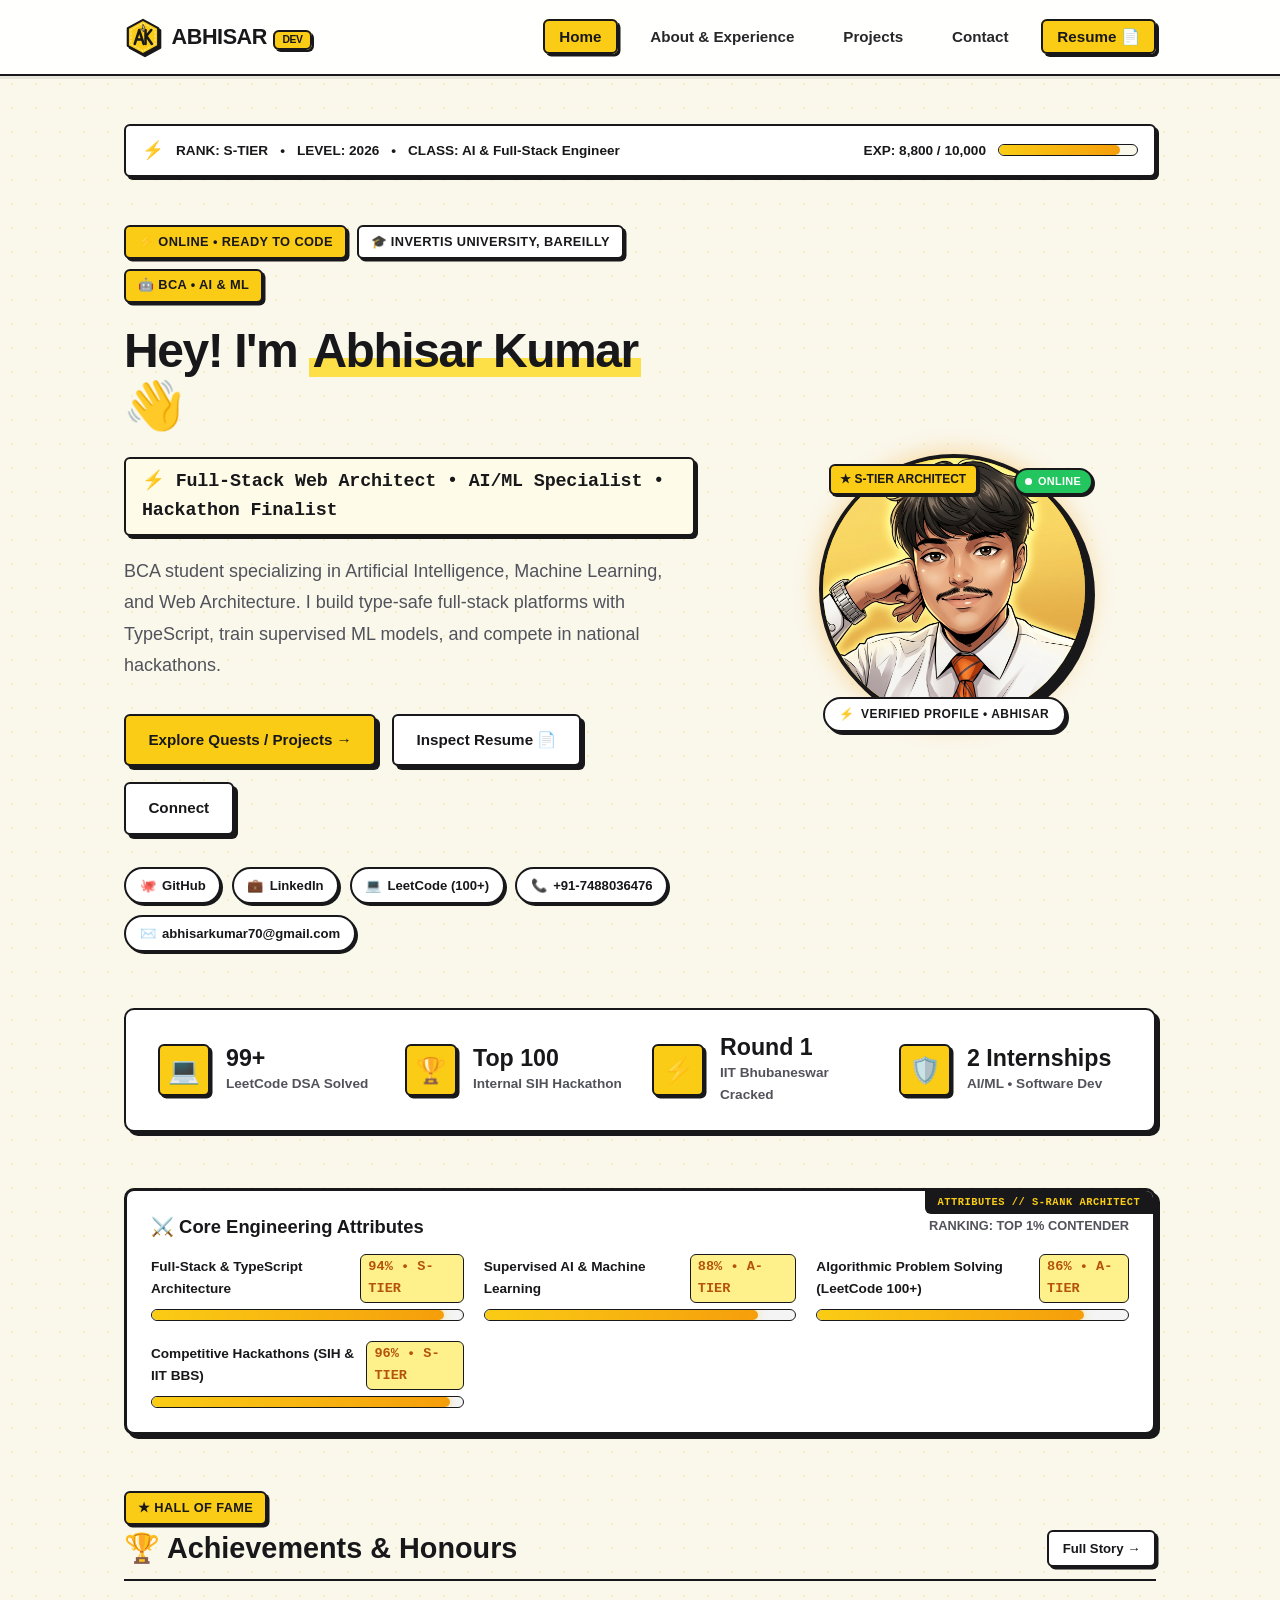
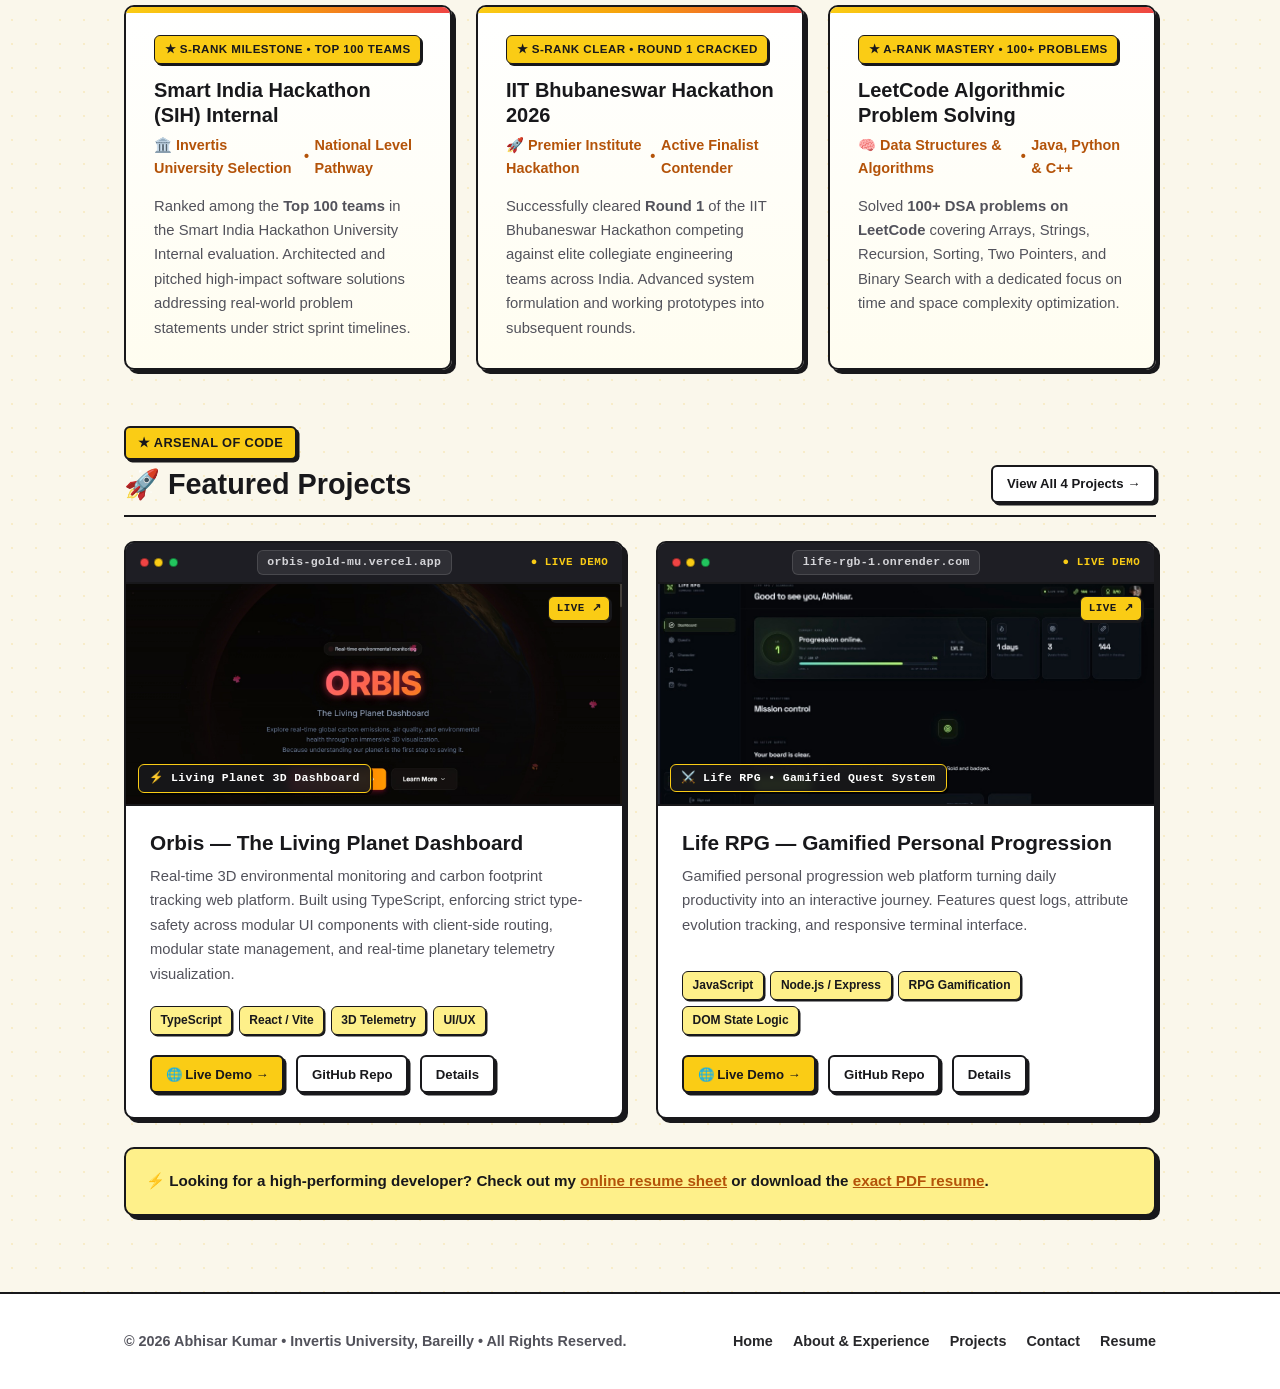
<file: index.html>
<!DOCTYPE html>
<html lang="en">
<head>
  <meta charset="UTF-8">
  <meta name="viewport" content="width=device-width, initial-scale=1.0">
  <title>Abhisar Kumar | Full-Stack &amp; AI/ML Developer</title>
  <link rel="stylesheet" href="style.css">
  <link rel="icon" type="image/svg+xml" href="images/favicon.svg">
  <link rel="alternate icon" href="favicon.ico">
  <link rel="apple-touch-icon" href="images/favicon.png">
  <script src="avatar-sync.js"></script>
  <script src="motion.js"></script>
</head>
<body>

  <!-- Site Navigation -->
  <header class="site-header">
    <div class="container navbar">
      <a href="index.html" class="brand-logo" title="Abhisar Kumar Portfolio">
        <span class="brand-icon-wrapper">
          <svg class="brand-icon-svg" viewBox="0 0 120 120" fill="none" xmlns="http://www.w3.org/2000/svg">
            <polygon points="60,6 108,32 108,88 60,114 12,88 12,32" fill="#facc15" stroke="#18181b" stroke-width="7" stroke-linejoin="round"/>
            <polygon points="60,16 98,38 98,82 60,104 22,82 22,38" fill="none" stroke="#ffffff" stroke-width="2.5" stroke-dasharray="8 4" opacity="0.8"/>
            <path d="M34 82 L48 38 L62 82 M38 68 L58 68" stroke="#18181b" stroke-width="8" stroke-linecap="round" stroke-linejoin="round"/>
            <path d="M68 38 L68 82 M68 60 L86 38 M70 56 L88 82" stroke="#18181b" stroke-width="8" stroke-linecap="round" stroke-linejoin="round"/>
            <polygon points="60,20 66,32 58,32 63,44 52,35 58,35" fill="#ffffff" stroke="#18181b" stroke-width="2" stroke-linejoin="round"/>
          </svg>
        </span>
        <span class="brand-text">ABHISAR<span class="brand-tag">DEV</span></span>
      </a>
      <button class="mobile-toggle" id="menuToggle" aria-label="Toggle navigation">&#9776;</button>
            <nav>
        <ul class="nav-links" id="navLinks">
          <li><a href="index.html" class="active">Home</a></li>
          <li><a href="about.html">About &amp; Experience</a></li>
          <li><a href="projects.html">Projects</a></li>
          <li><a href="contact.html">Contact</a></li>
          <li><a href="resume.html" class="nav-cta-btn">Resume 📄</a></li>
        </ul>
      </nav>
    </div>
  </header>

  <!-- Main Content -->
  <main>
    <div class="container">
      
      <!-- Anime Character HUD Bar -->
      <div class="character-hud floating-elem">
        <div class="hud-info">
          <span style="font-size: 1.1rem;">⚡</span>
          <span><strong>RANK:</strong> S-TIER</span>
          <span>&bull;</span>
          <span><strong>LEVEL:</strong> 2026</span>
          <span>&bull;</span>
          <span><strong>CLASS:</strong> AI &amp; Full-Stack Engineer</span>
        </div>
        <div class="hud-info">
          <span>EXP: 8,800 / 10,000</span>
          <div class="hud-progress-container" title="Current EXP Level">
            <div class="hud-progress-fill" id="hudExpFill"></div>
          </div>
        </div>
      </div>

      <!-- Hero Section (With Canvas Golden Sparks) -->
      <section class="hero">
        
        <div class="hero-content">
          
          <div class="anime-badge-row">
            <span class="anime-tag pulse-badge">⚡ ONLINE &bull; READY TO CODE</span>
            <span class="anime-tag anime-tag-alt">🎓 Invertis University, Bareilly</span>
            <span class="anime-tag">🤖 BCA &bull; AI &amp; ML</span>
          </div>

          <h1 class="hero-title">
            Hey! I'm <span class="highlight">Abhisar Kumar</span> 👋
          </h1>
          <div class="hero-role-badge">
            ⚡ Full-Stack Web Architect &bull; AI/ML Specialist &bull; Hackathon Finalist
          </div>
          
          <p class="hero-lead">
            BCA student specializing in Artificial Intelligence, Machine Learning, and Web Architecture. I build type-safe full-stack platforms with TypeScript, train supervised ML models, and compete in national hackathons.
          </p>

          <div class="hero-cta">
            <a href="projects.html" class="btn btn-primary">Explore Quests / Projects &rarr;</a>
            <a href="resume.html" class="btn btn-secondary">Inspect Resume 📄</a>
            <a href="contact.html" class="btn btn-secondary">Connect</a>
          </div>

          <!-- Quick Connect Pills -->
          <div class="social-pills-row">
            <a href="https://github.com/abhisar-dev" target="_blank" rel="noopener noreferrer" class="profile-pill-link">
              <span>🐙</span> GitHub
            </a>
            <a href="https://www.linkedin.com/in/abhisar-kumar-89a2872a0" target="_blank" rel="noopener noreferrer" class="profile-pill-link">
              <span>💼</span> LinkedIn
            </a>
            <a href="https://leetcode.com/u/abhisar-dev/" target="_blank" rel="noopener noreferrer" class="profile-pill-link">
              <span>💻</span> LeetCode (100+)
            </a>
            <a href="tel:+917488036476" class="profile-pill-link" data-copy="+917488036476" title="Click to copy phone number">
              <span>📞</span> +91-7488036476
            </a>
            <a href="mailto:abhisarkumar70@gmail.com" class="profile-pill-link" data-copy="abhisarkumar70@gmail.com" title="Click to copy email address">
              <span>✉️</span> abhisarkumar70@gmail.com
            </a>
          </div>

        </div>

        <!-- Official Verified Avatar (Permanent Official Identity) -->
        <div class="hero-image-wrapper">
          <div class="anime-avatar-frame floating-elem">
            <span class="avatar-rank-pill">★ S-TIER ARCHITECT</span>
            <span class="avatar-status-pill"><span class="status-dot"></span> ONLINE</span>
            <img src="images/profile.jpg" alt="Abhisar Kumar Profile" class="profile-img" id="heroProfileImg">
            <div class="avatar-badge-verified">
              <span>⚡</span> VERIFIED PROFILE &bull; ABHISAR
            </div>
          </div>
        </div>
      </section>

      <!-- Stats / Power Level Meter (With Animated Counters) -->
      <section class="stats-banner reveal">
        <div class="stat-item">
          <div class="stat-icon">💻</div>
          <div>
            <div class="stat-number" data-counter="100" data-suffix="+">100+</div>
            <div class="stat-label">LeetCode DSA Solved</div>
          </div>
        </div>

        <div class="stat-item">
          <div class="stat-icon">🏆</div>
          <div>
            <div class="stat-number" data-counter="100" data-prefix="Top ">Top 100</div>
            <div class="stat-label">Internal SIH Hackathon</div>
          </div>
        </div>

        <div class="stat-item">
          <div class="stat-icon">⚡</div>
          <div>
            <div class="stat-number">Round 1</div>
            <div class="stat-label">IIT Bhubaneswar Cracked</div>
          </div>
        </div>

        <div class="stat-item">
          <div class="stat-icon">🛡️</div>
          <div>
            <div class="stat-number" data-counter="2" data-suffix=" Internships">2 Internships</div>
            <div class="stat-label">AI/ML &bull; Software Dev</div>
          </div>
        </div>
      </section>

      <!-- ⚔️ COMBAT & DEV ATTRIBUTES (HARD-MODE HUD) -->
      <section class="combat-panel reveal">
        <div class="combat-header">
          <h3 style="font-size: 1.15rem; display: flex; align-items: center; gap: 0.5rem;">
            ⚔️ Core Engineering Attributes
          </h3>
          <span style="font-size: 0.8rem; font-weight: 700; color: var(--ink-muted);">RANKING: TOP 1% CONTENDER</span>
        </div>
        <div class="combat-grid">
          <div class="combat-item">
            <div class="combat-header">
              <span>Full-Stack &amp; TypeScript Architecture</span>
              <span class="combat-score">94% &bull; S-TIER</span>
            </div>
            <div class="combat-track">
              <div class="combat-bar" style="width: 94%;"></div>
            </div>
          </div>
          <div class="combat-item">
            <div class="combat-header">
              <span>Supervised AI &amp; Machine Learning</span>
              <span class="combat-score">88% &bull; A-TIER</span>
            </div>
            <div class="combat-track">
              <div class="combat-bar" style="width: 88%;"></div>
            </div>
          </div>
          <div class="combat-item">
            <div class="combat-header">
              <span>Algorithmic Problem Solving (LeetCode 100+)</span>
              <span class="combat-score">86% &bull; A-TIER</span>
            </div>
            <div class="combat-track">
              <div class="combat-bar" style="width: 86%;"></div>
            </div>
          </div>
          <div class="combat-item">
            <div class="combat-header">
              <span>Competitive Hackathons (SIH &amp; IIT BBS)</span>
              <span class="combat-score">96% &bull; S-TIER</span>
            </div>
            <div class="combat-track">
              <div class="combat-bar" style="width: 96%;"></div>
            </div>
          </div>
        </div>
      </section>

      <!-- 🌟 DECORATED ACHIEVEMENTS & HONOURS HALL (ANIME STYLE WITH SCROLL REVEAL) -->
      <section class="achievements-hall">
        <div class="hall-header reveal">
          <div>
            <span class="anime-tag" style="margin-bottom: 0.4rem;">★ HALL OF FAME</span>
            <h2 class="hall-title">🏆 Achievements &amp; Honours</h2>
          </div>
          <a href="about.html" class="btn btn-secondary btn-sm">Full Story &rarr;</a>
        </div>

        <div class="achievements-grid">
          
          <!-- SIH Achievement Card -->
          <article class="trophy-card rank-s reveal delay-1">
            <div class="rank-banner">★ S-RANK MILESTONE &bull; TOP 100 TEAMS</div>
            <h3 class="trophy-title">Smart India Hackathon (SIH) Internal</h3>
            <div class="trophy-meta">
              <span>🏛️ Invertis University Selection</span> &bull; <span>National Level Pathway</span>
            </div>
            <p class="trophy-desc">
              Ranked among the <strong>Top 100 teams</strong> in the Smart India Hackathon University Internal evaluation. Architected and pitched high-impact software solutions addressing real-world problem statements under strict sprint timelines.
            </p>
          </article>

          <!-- IIT Bhubaneswar Hackathon Card -->
          <article class="trophy-card rank-s reveal delay-2">
            <div class="rank-banner">★ S-RANK CLEAR &bull; ROUND 1 CRACKED</div>
            <h3 class="trophy-title">IIT Bhubaneswar Hackathon 2026</h3>
            <div class="trophy-meta">
              <span>🚀 Premier Institute Hackathon</span> &bull; <span>Active Finalist Contender</span>
            </div>
            <p class="trophy-desc">
              Successfully cleared <strong>Round 1</strong> of the IIT Bhubaneswar Hackathon competing against elite collegiate engineering teams across India. Advanced system formulation and working prototypes into subsequent rounds.
            </p>
          </article>

          <!-- LeetCode Problem Solving Card -->
          <article class="trophy-card rank-s reveal delay-3">
            <div class="rank-banner">★ A-RANK MASTERY &bull; 100+ PROBLEMS</div>
            <h3 class="trophy-title">LeetCode Algorithmic Problem Solving</h3>
            <div class="trophy-meta">
              <span>🧠 Data Structures &amp; Algorithms</span> &bull; <span>Java, Python &amp; C++</span>
            </div>
            <p class="trophy-desc">
              Solved <strong>100+ DSA problems on LeetCode</strong> covering Arrays, Strings, Recursion, Sorting, Two Pointers, and Binary Search with a dedicated focus on time and space complexity optimization.
            </p>
          </article>

        </div>
      </section>

      <!-- Featured Real Projects (With Scroll Pop-up) -->
      <section class="section-block">
        <div class="hall-header reveal">
          <div>
            <span class="anime-tag" style="margin-bottom: 0.4rem;">★ ARSENAL OF CODE</span>
            <h2 class="hall-title">🚀 Featured Projects</h2>
          </div>
          <a href="projects.html" class="btn btn-secondary btn-sm">View All 4 Projects &rarr;</a>
        </div>

        <div class="projects-grid">
          
          <!-- Project 1: Orbis -->
          <div class="project-card reveal-left delay-1">
            <div class="project-banner">
              <div class="project-banner-bar">
                <div class="banner-dots"><span></span><span></span><span></span></div>
                <span class="banner-url">orbis-gold-mu.vercel.app</span>
                <span class="banner-status">● LIVE DEMO</span>
              </div>
              <a href="https://orbis-gold-mu.vercel.app/" target="_blank" rel="noopener noreferrer" class="project-img-link" title="Open Orbis Live Application">
                <img src="images/orbis.jpg" alt="ORBIS — The Living Planet Dashboard" class="project-img">
                <span class="banner-badge">⚡ Living Planet 3D Dashboard</span>
                <span class="banner-crosshair">LIVE ↗</span>
              </a>
            </div>
            <div class="project-body">
              <h3 class="project-title">Orbis &mdash; The Living Planet Dashboard</h3>
              <p class="project-desc">
                Real-time 3D environmental monitoring and carbon footprint tracking web platform. Built using TypeScript, enforcing strict type-safety across modular UI components with client-side routing, modular state management, and real-time planetary telemetry visualization.
              </p>
              <ul class="project-tech">
                <li>TypeScript</li>
                <li>React / Vite</li>
                <li>3D Telemetry</li>
                <li>UI/UX</li>
              </ul>
              <div class="project-actions">
                <a href="https://orbis-gold-mu.vercel.app/" target="_blank" rel="noopener noreferrer" class="btn btn-primary btn-sm">🌐 Live Demo &rarr;</a>
                <a href="https://github.com/abhisar-dev" target="_blank" rel="noopener noreferrer" class="btn btn-secondary btn-sm">GitHub Repo</a>
                <a href="projects.html" class="btn btn-secondary btn-sm">Details</a>
              </div>
            </div>
          </div>

          <!-- Project 2: Life RPG -->
          <div class="project-card reveal-right delay-2">
            <div class="project-banner">
              <div class="project-banner-bar">
                <div class="banner-dots"><span></span><span></span><span></span></div>
                <span class="banner-url">life-rgb-1.onrender.com</span>
                <span class="banner-status">● LIVE DEMO</span>
              </div>
              <a href="https://life-rgb-1.onrender.com" target="_blank" rel="noopener noreferrer" class="project-img-link" title="Open Life RPG Live Application">
                <img src="images/life_rgb.jpg" alt="Life RPG — Gamified Personal Progression System" class="project-img">
                <span class="banner-badge">⚔️ Life RPG &bull; Gamified Quest System</span>
                <span class="banner-crosshair">LIVE ↗</span>
              </a>
            </div>
            <div class="project-body">
              <h3 class="project-title">Life RPG &mdash; Gamified Personal Progression</h3>
              <p class="project-desc">
                Gamified personal progression web platform turning daily productivity into an interactive journey. Features quest logs, attribute evolution tracking, and responsive terminal interface.
              </p>
              <ul class="project-tech">
                <li>JavaScript</li>
                <li>Node.js / Express</li>
                <li>RPG Gamification</li>
                <li>DOM State Logic</li>
              </ul>
              <div class="project-actions">
                <a href="https://life-rgb-1.onrender.com" target="_blank" rel="noopener noreferrer" class="btn btn-primary btn-sm">🌐 Live Demo &rarr;</a>
                <a href="https://github.com/abhisar-dev" target="_blank" rel="noopener noreferrer" class="btn btn-secondary btn-sm">GitHub Repo</a>
                <a href="projects.html" class="btn btn-secondary btn-sm">Details</a>
              </div>
            </div>
          </div>

        </div>
      </section>

      <!-- Bottom Note Box -->
      <section class="section-block reveal">
        <div class="note-box">
          <p>
            ⚡ <strong>Looking for a high-performing developer?</strong> Check out my <a href="resume.html" style="font-weight: 800; text-decoration: underline;">online resume sheet</a> or download the <a href="resume.pdf" download="Abhisar_Kumar_Resume.pdf" style="font-weight: 800; text-decoration: underline;">exact PDF resume</a>.
          </p>
        </div>
      </section>

    </div>
  </main>

  <!-- Site Footer -->
  <footer class="site-footer">
    <div class="container footer-content">
      <p>&copy; 2026 Abhisar Kumar &bull; Invertis University, Bareilly &bull; All Rights Reserved.</p>
      <ul class="footer-links">
        <li><a href="index.html">Home</a></li>
        <li><a href="about.html">About &amp; Experience</a></li>
        <li><a href="projects.html">Projects</a></li>
        <li><a href="contact.html">Contact</a></li>
        <li><a href="resume.html">Resume</a></li>
      </ul>
    </div>
  </footer>

  <script>
    const menuToggle = document.getElementById('menuToggle');
    const navLinks = document.getElementById('navLinks');
    if (menuToggle && navLinks) {
      menuToggle.addEventListener('click', () => {
        navLinks.classList.toggle('nav-open');
      });
    }
  </script>

</body>
</html>
</file>
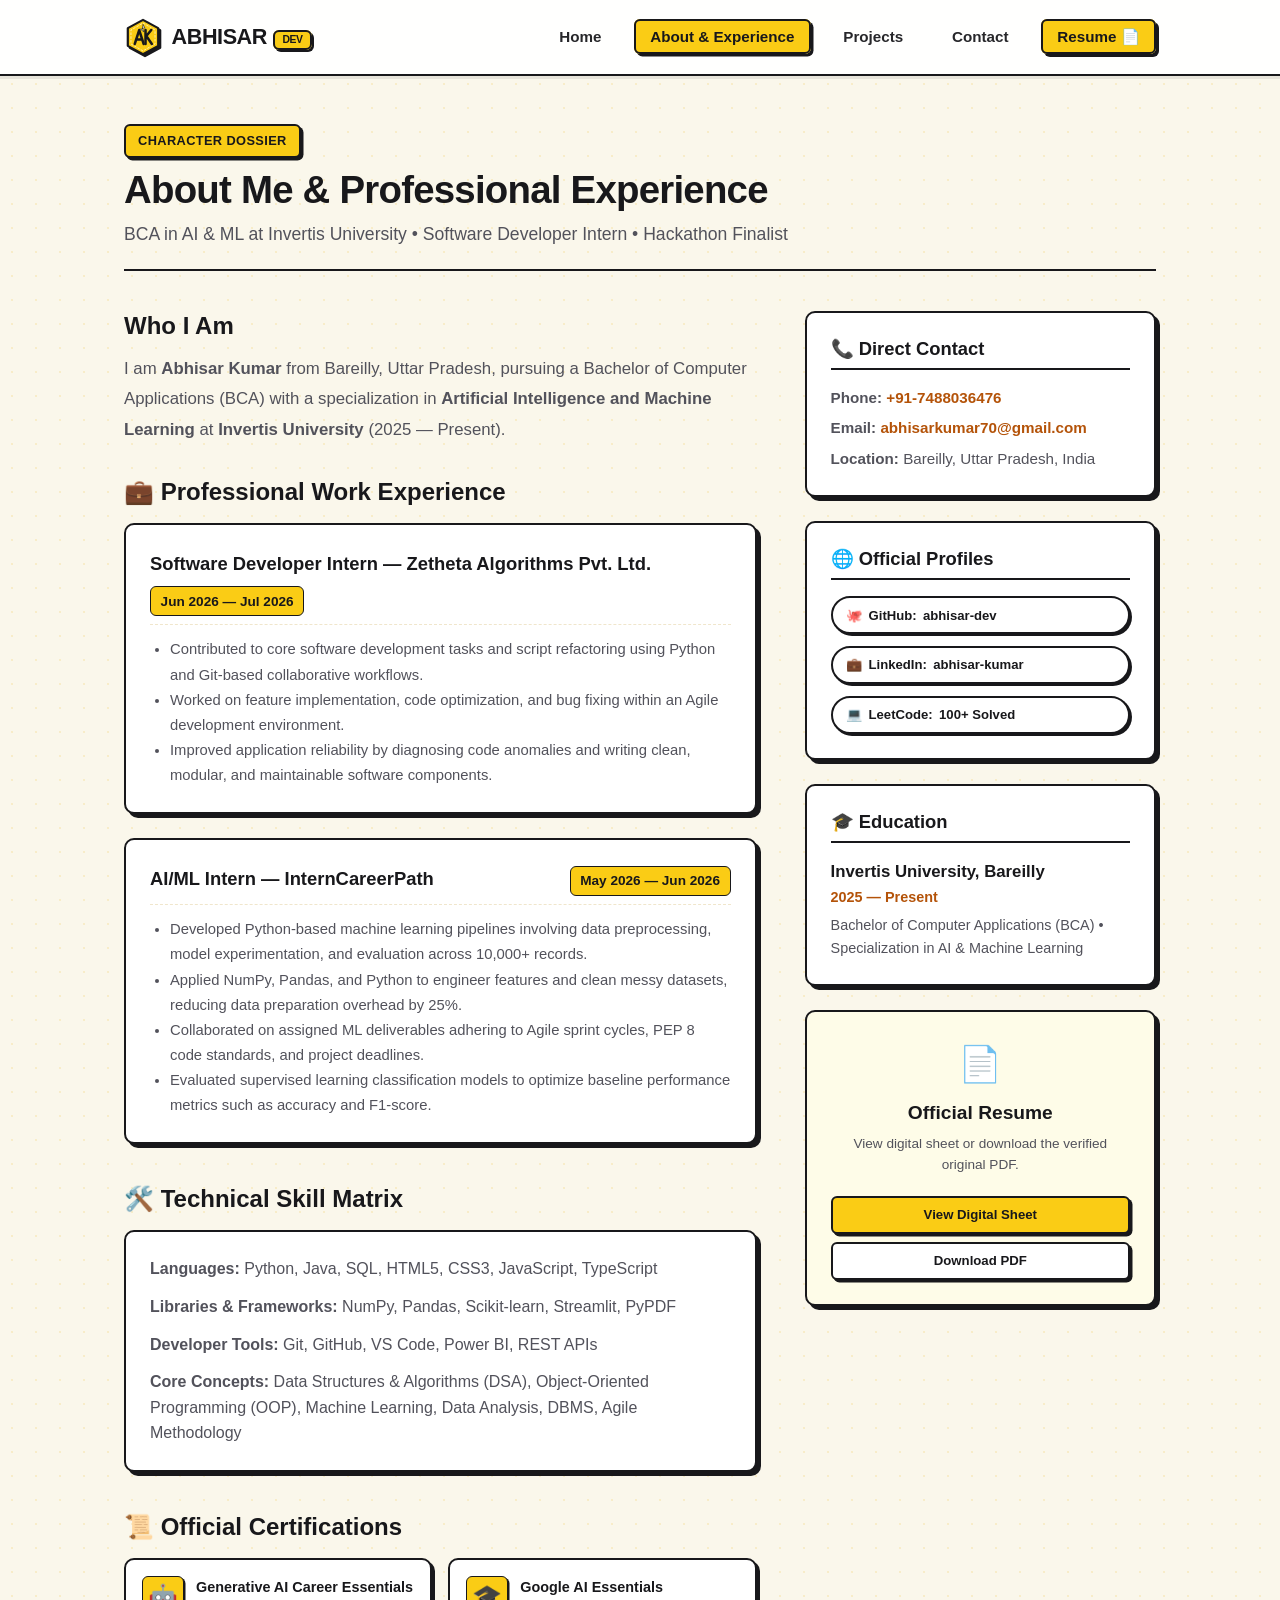
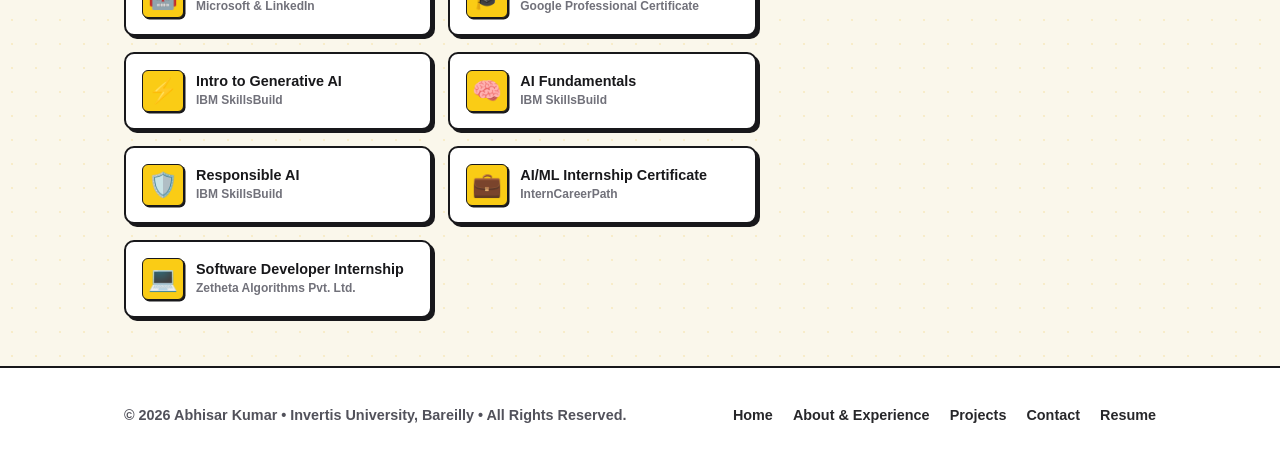
<file: about.html>
<!DOCTYPE html>
<html lang="en">
<head>
  <meta charset="UTF-8">
  <meta name="viewport" content="width=device-width, initial-scale=1.0">
  <title>About &amp; Experience | Abhisar Kumar</title>
  <link rel="stylesheet" href="style.css">
  <link rel="icon" type="image/svg+xml" href="images/favicon.svg">
  <link rel="alternate icon" href="favicon.ico">
  <link rel="apple-touch-icon" href="images/favicon.png">
  <script src="avatar-sync.js"></script>
  <script src="motion.js"></script>
</head>
<body>

  <!-- Site Navigation -->
  <header class="site-header">
    <div class="container navbar">
      <a href="index.html" class="brand-logo" title="Abhisar Kumar Portfolio">
        <span class="brand-icon-wrapper">
          <svg class="brand-icon-svg" viewBox="0 0 120 120" fill="none" xmlns="http://www.w3.org/2000/svg">
            <polygon points="60,6 108,32 108,88 60,114 12,88 12,32" fill="#facc15" stroke="#18181b" stroke-width="7" stroke-linejoin="round"/>
            <polygon points="60,16 98,38 98,82 60,104 22,82 22,38" fill="none" stroke="#ffffff" stroke-width="2.5" stroke-dasharray="8 4" opacity="0.8"/>
            <path d="M34 82 L48 38 L62 82 M38 68 L58 68" stroke="#18181b" stroke-width="8" stroke-linecap="round" stroke-linejoin="round"/>
            <path d="M68 38 L68 82 M68 60 L86 38 M70 56 L88 82" stroke="#18181b" stroke-width="8" stroke-linecap="round" stroke-linejoin="round"/>
            <polygon points="60,20 66,32 58,32 63,44 52,35 58,35" fill="#ffffff" stroke="#18181b" stroke-width="2" stroke-linejoin="round"/>
          </svg>
        </span>
        <span class="brand-text">ABHISAR<span class="brand-tag">DEV</span></span>
      </a>
      <button class="mobile-toggle" id="menuToggle" aria-label="Toggle navigation">&#9776;</button>
            <nav>
        <ul class="nav-links" id="navLinks">
          <li><a href="index.html">Home</a></li>
          <li><a href="about.html" class="active">About &amp; Experience</a></li>
          <li><a href="projects.html">Projects</a></li>
          <li><a href="contact.html">Contact</a></li>
          <li><a href="resume.html" class="nav-cta-btn">Resume 📄</a></li>
        </ul>
      </nav>
    </div>
  </header>

  <!-- Main Content -->
  <main>
    <div class="container">
      
      <header class="page-header">
        <span class="anime-tag" style="margin-bottom: 0.5rem;">CHARACTER DOSSIER</span>
        <h1 class="page-title">About Me &amp; Professional Experience</h1>
        <p class="page-subtitle">BCA in AI &amp; ML at Invertis University &bull; Software Developer Intern &bull; Hackathon Finalist</p>
      </header>

      <div class="about-layout">
        
        <!-- Left: Experience & Story -->
        <div class="about-text">
          
          <h2 style="font-size: 1.5rem; margin-bottom: 0.85rem;">Who I Am</h2>
          <p style="font-size: 1.05rem; line-height: 1.8; margin-bottom: 1.5rem;">
            I am <strong>Abhisar Kumar</strong> from Bareilly, Uttar Pradesh, pursuing a Bachelor of Computer Applications (BCA) with a specialization in <strong>Artificial Intelligence and Machine Learning</strong> at <strong>Invertis University</strong> (2025 &mdash; Present).
          </p>

          <!-- Work Experience Section -->
          <h2 style="font-size: 1.5rem; margin: 2rem 0 1rem; display: flex; align-items: center; gap: 0.5rem;">
            💼 Professional Work Experience
          </h2>
          
          <!-- Experience 1: Zetheta Algorithms -->
          <div class="exp-box reveal">
            <div class="exp-header">
              <span class="exp-title">Software Developer Intern &mdash; Zetheta Algorithms Pvt. Ltd.</span>
              <span class="exp-date">Jun 2026 &mdash; Jul 2026</span>
            </div>
            <ul class="exp-bullets">
              <li>Contributed to core software development tasks and script refactoring using Python and Git-based collaborative workflows.</li>
              <li>Worked on feature implementation, code optimization, and bug fixing within an Agile development environment.</li>
              <li>Improved application reliability by diagnosing code anomalies and writing clean, modular, and maintainable software components.</li>
            </ul>
          </div>

          <!-- Experience 2: InternCareerPath -->
          <div class="exp-box reveal">
            <div class="exp-header">
              <span class="exp-title">AI/ML Intern &mdash; InternCareerPath</span>
              <span class="exp-date">May 2026 &mdash; Jun 2026</span>
            </div>
            <ul class="exp-bullets">
              <li>Developed Python-based machine learning pipelines involving data preprocessing, model experimentation, and evaluation across 10,000+ records.</li>
              <li>Applied NumPy, Pandas, and Python to engineer features and clean messy datasets, reducing data preparation overhead by 25%.</li>
              <li>Collaborated on assigned ML deliverables adhering to Agile sprint cycles, PEP 8 code standards, and project deadlines.</li>
              <li>Evaluated supervised learning classification models to optimize baseline performance metrics such as accuracy and F1-score.</li>
            </ul>
          </div>

          <!-- Technical Skills Breakdown -->
          <h2 style="font-size: 1.5rem; margin: 2.5rem 0 1rem;">
            🛠️ Technical Skill Matrix
          </h2>
          <div style="background: #ffffff; border: 2.5px solid var(--border-ink); border-radius: var(--radius-md); padding: 1.5rem; box-shadow: var(--shadow-pop); margin-bottom: 2rem;">
            <p style="margin-bottom: 0.75rem;"><strong>Languages:</strong> Python, Java, SQL, HTML5, CSS3, JavaScript, TypeScript</p>
            <p style="margin-bottom: 0.75rem;"><strong>Libraries &amp; Frameworks:</strong> NumPy, Pandas, Scikit-learn, Streamlit, PyPDF</p>
            <p style="margin-bottom: 0.75rem;"><strong>Developer Tools:</strong> Git, GitHub, VS Code, Power BI, REST APIs</p>
            <p style="margin-bottom: 0;"><strong>Core Concepts:</strong> Data Structures &amp; Algorithms (DSA), Object-Oriented Programming (OOP), Machine Learning, Data Analysis, DBMS, Agile Methodology</p>
          </div>

          <!-- Certifications Grid -->
          <h2 style="font-size: 1.5rem; margin: 2.5rem 0 0.5rem;">
            📜 Official Certifications
          </h2>
          <div class="cert-grid">
            <div class="cert-badge-card reveal">
              <div class="cert-icon">🤖</div>
              <div>
                <div class="cert-name">Generative AI Career Essentials</div>
                <div class="cert-issuer">Microsoft &amp; LinkedIn</div>
              </div>
            </div>

            <div class="cert-badge-card reveal">
              <div class="cert-icon">🎓</div>
              <div>
                <div class="cert-name">Google AI Essentials</div>
                <div class="cert-issuer">Google Professional Certificate</div>
              </div>
            </div>

            <div class="cert-badge-card reveal">
              <div class="cert-icon">⚡</div>
              <div>
                <div class="cert-name">Intro to Generative AI</div>
                <div class="cert-issuer">IBM SkillsBuild</div>
              </div>
            </div>

            <div class="cert-badge-card reveal">
              <div class="cert-icon">🧠</div>
              <div>
                <div class="cert-name">AI Fundamentals</div>
                <div class="cert-issuer">IBM SkillsBuild</div>
              </div>
            </div>

            <div class="cert-badge-card reveal">
              <div class="cert-icon">🛡️</div>
              <div>
                <div class="cert-name">Responsible AI</div>
                <div class="cert-issuer">IBM SkillsBuild</div>
              </div>
            </div>

            <div class="cert-badge-card reveal">
              <div class="cert-icon">💼</div>
              <div>
                <div class="cert-name">AI/ML Internship Certificate</div>
                <div class="cert-issuer">InternCareerPath</div>
              </div>
            </div>

            <div class="cert-badge-card reveal">
              <div class="cert-icon">💻</div>
              <div>
                <div class="cert-name">Software Developer Internship</div>
                <div class="cert-issuer">Zetheta Algorithms Pvt. Ltd.</div>
              </div>
            </div>
          </div>

        </div>

        <!-- Right: Fast Facts & Profile Links -->
        <aside class="about-sidebar">
          
          <!-- Contact Card -->
          <div class="info-card">
            <h3 class="info-card-title">📞 Direct Contact</h3>
            <p style="font-size: 0.95rem; margin-bottom: 0.4rem;"><strong>Phone:</strong> <a href="tel:+917488036476">+91-7488036476</a></p>
            <p style="font-size: 0.95rem; margin-bottom: 0.4rem;"><strong>Email:</strong> <a href="mailto:abhisarkumar70@gmail.com">abhisarkumar70@gmail.com</a></p>
            <p style="font-size: 0.95rem; margin-bottom: 0;"><strong>Location:</strong> Bareilly, Uttar Pradesh, India</p>
          </div>

          <!-- Profiles Card -->
          <div class="info-card">
            <h3 class="info-card-title">🌐 Official Profiles</h3>
            <ul style="list-style: none; display: flex; flex-direction: column; gap: 0.75rem;">
              <li>
                <a href="https://github.com/abhisar-dev" target="_blank" rel="noopener noreferrer" class="profile-pill-link" style="width: 100%;">
                  <span>🐙</span> <strong>GitHub:</strong> abhisar-dev
                </a>
              </li>
              <li>
                <a href="https://www.linkedin.com/in/abhisar-kumar-89a2872a0" target="_blank" rel="noopener noreferrer" class="profile-pill-link" style="width: 100%;">
                  <span>💼</span> <strong>LinkedIn:</strong> abhisar-kumar
                </a>
              </li>
              <li>
                <a href="https://leetcode.com/u/abhisar-dev/" target="_blank" rel="noopener noreferrer" class="profile-pill-link" style="width: 100%;">
                  <span>💻</span> <strong>LeetCode:</strong> 100+ Solved
                </a>
              </li>
            </ul>
          </div>

          <!-- Education Card -->
          <div class="info-card">
            <h3 class="info-card-title">🎓 Education</h3>
            <div style="font-weight: 800; font-size: 1.05rem;">Invertis University, Bareilly</div>
            <div style="color: var(--primary-deep); font-weight: 700; font-size: 0.9rem; margin-bottom: 0.35rem;">2025 &mdash; Present</div>
            <p style="font-size: 0.9rem; margin-bottom: 0;">Bachelor of Computer Applications (BCA) &bull; Specialization in AI &amp; Machine Learning</p>
          </div>

          <!-- Resume Card -->
          <div class="info-card" style="text-align: center; background: var(--bg-surface-warm);">
            <div style="font-size: 2.2rem; margin-bottom: 0.5rem;">📄</div>
            <h3 style="font-size: 1.2rem; margin-bottom: 0.5rem;">Official Resume</h3>
            <p style="font-size: 0.85rem; margin-bottom: 1.25rem;">View digital sheet or download the verified original PDF.</p>
            <a href="resume.html" class="btn btn-primary btn-sm" style="width: 100%; margin-bottom: 0.5rem;">View Digital Sheet</a>
            <a href="resume.pdf" download="Abhisar_Kumar_Resume.pdf" class="btn btn-secondary btn-sm" style="width: 100%;">Download PDF</a>
          </div>

        </aside>

      </div>

    </div>
  </main>

  <!-- Site Footer -->
  <footer class="site-footer">
    <div class="container footer-content">
      <p>&copy; 2026 Abhisar Kumar &bull; Invertis University, Bareilly &bull; All Rights Reserved.</p>
      <ul class="footer-links">
        <li><a href="index.html">Home</a></li>
        <li><a href="about.html">About &amp; Experience</a></li>
        <li><a href="projects.html">Projects</a></li>
        <li><a href="contact.html">Contact</a></li>
        <li><a href="resume.html">Resume</a></li>
      </ul>
    </div>
  </footer>

  <script>
    const menuToggle = document.getElementById('menuToggle');
    const navLinks = document.getElementById('navLinks');
    if (menuToggle && navLinks) {
      menuToggle.addEventListener('click', () => {
        navLinks.classList.toggle('nav-open');
      });
    }
  </script>

</body>
</html>
</file>
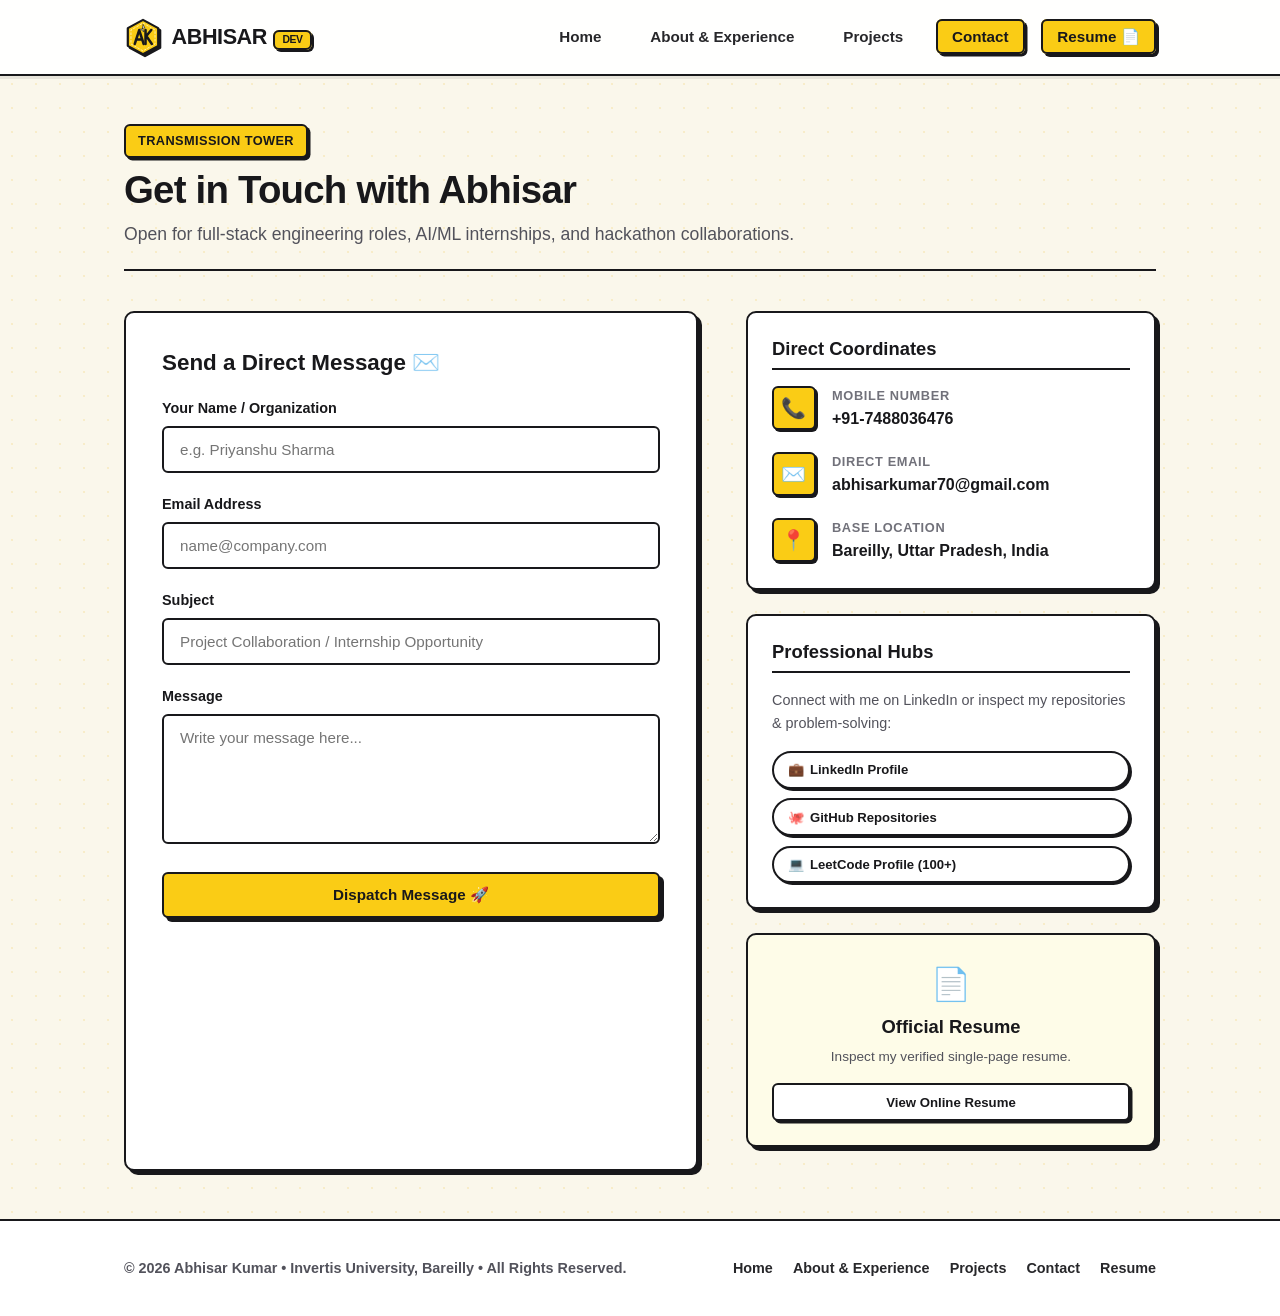
<file: contact.html>
<!DOCTYPE html>
<html lang="en">
<head>
  <meta charset="UTF-8">
  <meta name="viewport" content="width=device-width, initial-scale=1.0">
  <title>Contact | Abhisar Kumar</title>
  <link rel="stylesheet" href="style.css">
  <link rel="icon" type="image/svg+xml" href="images/favicon.svg">
  <link rel="alternate icon" href="favicon.ico">
  <link rel="apple-touch-icon" href="images/favicon.png">
  <script src="avatar-sync.js"></script>
  <script src="motion.js"></script>
</head>
<body>

  <!-- Site Navigation -->
  <header class="site-header">
    <div class="container navbar">
      <a href="index.html" class="brand-logo" title="Abhisar Kumar Portfolio">
        <span class="brand-icon-wrapper">
          <svg class="brand-icon-svg" viewBox="0 0 120 120" fill="none" xmlns="http://www.w3.org/2000/svg">
            <polygon points="60,6 108,32 108,88 60,114 12,88 12,32" fill="#facc15" stroke="#18181b" stroke-width="7" stroke-linejoin="round"/>
            <polygon points="60,16 98,38 98,82 60,104 22,82 22,38" fill="none" stroke="#ffffff" stroke-width="2.5" stroke-dasharray="8 4" opacity="0.8"/>
            <path d="M34 82 L48 38 L62 82 M38 68 L58 68" stroke="#18181b" stroke-width="8" stroke-linecap="round" stroke-linejoin="round"/>
            <path d="M68 38 L68 82 M68 60 L86 38 M70 56 L88 82" stroke="#18181b" stroke-width="8" stroke-linecap="round" stroke-linejoin="round"/>
            <polygon points="60,20 66,32 58,32 63,44 52,35 58,35" fill="#ffffff" stroke="#18181b" stroke-width="2" stroke-linejoin="round"/>
          </svg>
        </span>
        <span class="brand-text">ABHISAR<span class="brand-tag">DEV</span></span>
      </a>
      <button class="mobile-toggle" id="menuToggle" aria-label="Toggle navigation">&#9776;</button>
            <nav>
        <ul class="nav-links" id="navLinks">
          <li><a href="index.html">Home</a></li>
          <li><a href="about.html">About &amp; Experience</a></li>
          <li><a href="projects.html">Projects</a></li>
          <li><a href="contact.html" class="active">Contact</a></li>
          <li><a href="resume.html" class="nav-cta-btn">Resume 📄</a></li>
        </ul>
      </nav>
    </div>
  </header>

  <!-- Main Content -->
  <main>
    <div class="container">
      
      <header class="page-header">
        <span class="anime-tag" style="margin-bottom: 0.5rem;">TRANSMISSION TOWER</span>
        <h1 class="page-title">Get in Touch with Abhisar</h1>
        <p class="page-subtitle">Open for full-stack engineering roles, AI/ML internships, and hackathon collaborations.</p>
      </header>

      <div class="contact-layout">
        
        <!-- Contact Form -->
        <section class="contact-form-card">
          <h2 style="font-size: 1.4rem; margin-bottom: 1.25rem;">Send a Direct Message ✉️</h2>
          
          <form id="contactForm" onsubmit="handleFormSubmit(event)">
            <div class="form-group">
              <label for="name" class="form-label">Your Name / Organization</label>
              <input type="text" id="name" name="name" class="form-control" placeholder="e.g. Priyanshu Sharma" required>
            </div>

            <div class="form-group">
              <label for="email" class="form-label">Email Address</label>
              <input type="email" id="email" name="email" class="form-control" placeholder="name@company.com" required>
            </div>

            <div class="form-group">
              <label for="subject" class="form-label">Subject</label>
              <input type="text" id="subject" name="subject" class="form-control" placeholder="Project Collaboration / Internship Opportunity" required>
            </div>

            <div class="form-group">
              <label for="message" class="form-label">Message</label>
              <textarea id="message" name="message" class="form-control" placeholder="Write your message here..." required></textarea>
            </div>

            <button type="submit" class="btn btn-primary" style="width: 100%;">Dispatch Message 🚀</button>
            
            <div id="formSuccessMessage" class="form-feedback">
              ✅ Message received! Abhisar will get back to you shortly.
            </div>
          </form>
        </section>

        <!-- Right: Official Details -->
        <aside>
          
          <div class="info-card">
            <h3 class="info-card-title">Direct Coordinates</h3>
            <ul class="contact-info-list">
              <li class="contact-info-item">
                <div class="contact-icon">📞</div>
                <div>
                  <div class="contact-info-label">Mobile Number</div>
                  <a href="tel:+917488036476" data-copy="+917488036476" title="Click to copy phone number" class="contact-info-val">+91-7488036476</a>
                </div>
              </li>
              <li class="contact-info-item">
                <div class="contact-icon">✉️</div>
                <div>
                  <div class="contact-info-label">Direct Email</div>
                  <a href="mailto:abhisarkumar70@gmail.com" data-copy="abhisarkumar70@gmail.com" title="Click to copy email address" class="contact-info-val">abhisarkumar70@gmail.com</a>
                </div>
              </li>
              <li class="contact-info-item">
                <div class="contact-icon">📍</div>
                <div>
                  <div class="contact-info-label">Base Location</div>
                  <div class="contact-info-val">Bareilly, Uttar Pradesh, India</div>
                </div>
              </li>
            </ul>
          </div>

          <div class="info-card">
            <h3 class="info-card-title">Professional Hubs</h3>
            <p style="font-size: 0.9rem; margin-bottom: 1rem;">Connect with me on LinkedIn or inspect my repositories &amp; problem-solving:</p>
            <div style="display: flex; flex-direction: column; gap: 0.6rem;">
              <a href="https://www.linkedin.com/in/abhisar-kumar-89a2872a0" target="_blank" rel="noopener noreferrer" class="profile-pill-link">
                <span>💼</span> LinkedIn Profile
              </a>
              <a href="https://github.com/abhisar-dev" target="_blank" rel="noopener noreferrer" class="profile-pill-link">
                <span>🐙</span> GitHub Repositories
              </a>
              <a href="https://leetcode.com/u/abhisar-dev/" target="_blank" rel="noopener noreferrer" class="profile-pill-link">
                <span>💻</span> LeetCode Profile (100+)
              </a>
            </div>
          </div>

          <div class="info-card" style="text-align: center; background: var(--bg-surface-warm);">
            <div style="font-size: 2rem; margin-bottom: 0.25rem;">📄</div>
            <h3 style="font-size: 1.15rem; margin-bottom: 0.5rem;">Official Resume</h3>
            <p style="font-size: 0.85rem; margin-bottom: 1rem;">Inspect my verified single-page resume.</p>
            <a href="resume.html" class="btn btn-secondary btn-sm" style="width: 100%;">View Online Resume</a>
          </div>

        </aside>

      </div>

    </div>
  </main>

  <!-- Site Footer -->
  <footer class="site-footer">
    <div class="container footer-content">
      <p>&copy; 2026 Abhisar Kumar &bull; Invertis University, Bareilly &bull; All Rights Reserved.</p>
      <ul class="footer-links">
        <li><a href="index.html">Home</a></li>
        <li><a href="about.html">About &amp; Experience</a></li>
        <li><a href="projects.html">Projects</a></li>
        <li><a href="contact.html">Contact</a></li>
        <li><a href="resume.html">Resume</a></li>
      </ul>
    </div>
  </footer>

  <script>
    const menuToggle = document.getElementById('menuToggle');
    const navLinks = document.getElementById('navLinks');
    if (menuToggle && navLinks) {
      menuToggle.addEventListener('click', () => {
        navLinks.classList.toggle('nav-open');
      });
    }

    function handleFormSubmit(event) {
      event.preventDefault();
      const successBox = document.getElementById('formSuccessMessage');
      if (successBox) {
        successBox.style.display = 'block';
        document.getElementById('contactForm').reset();
      }
    }
  </script>

</body>
</html>
</file>
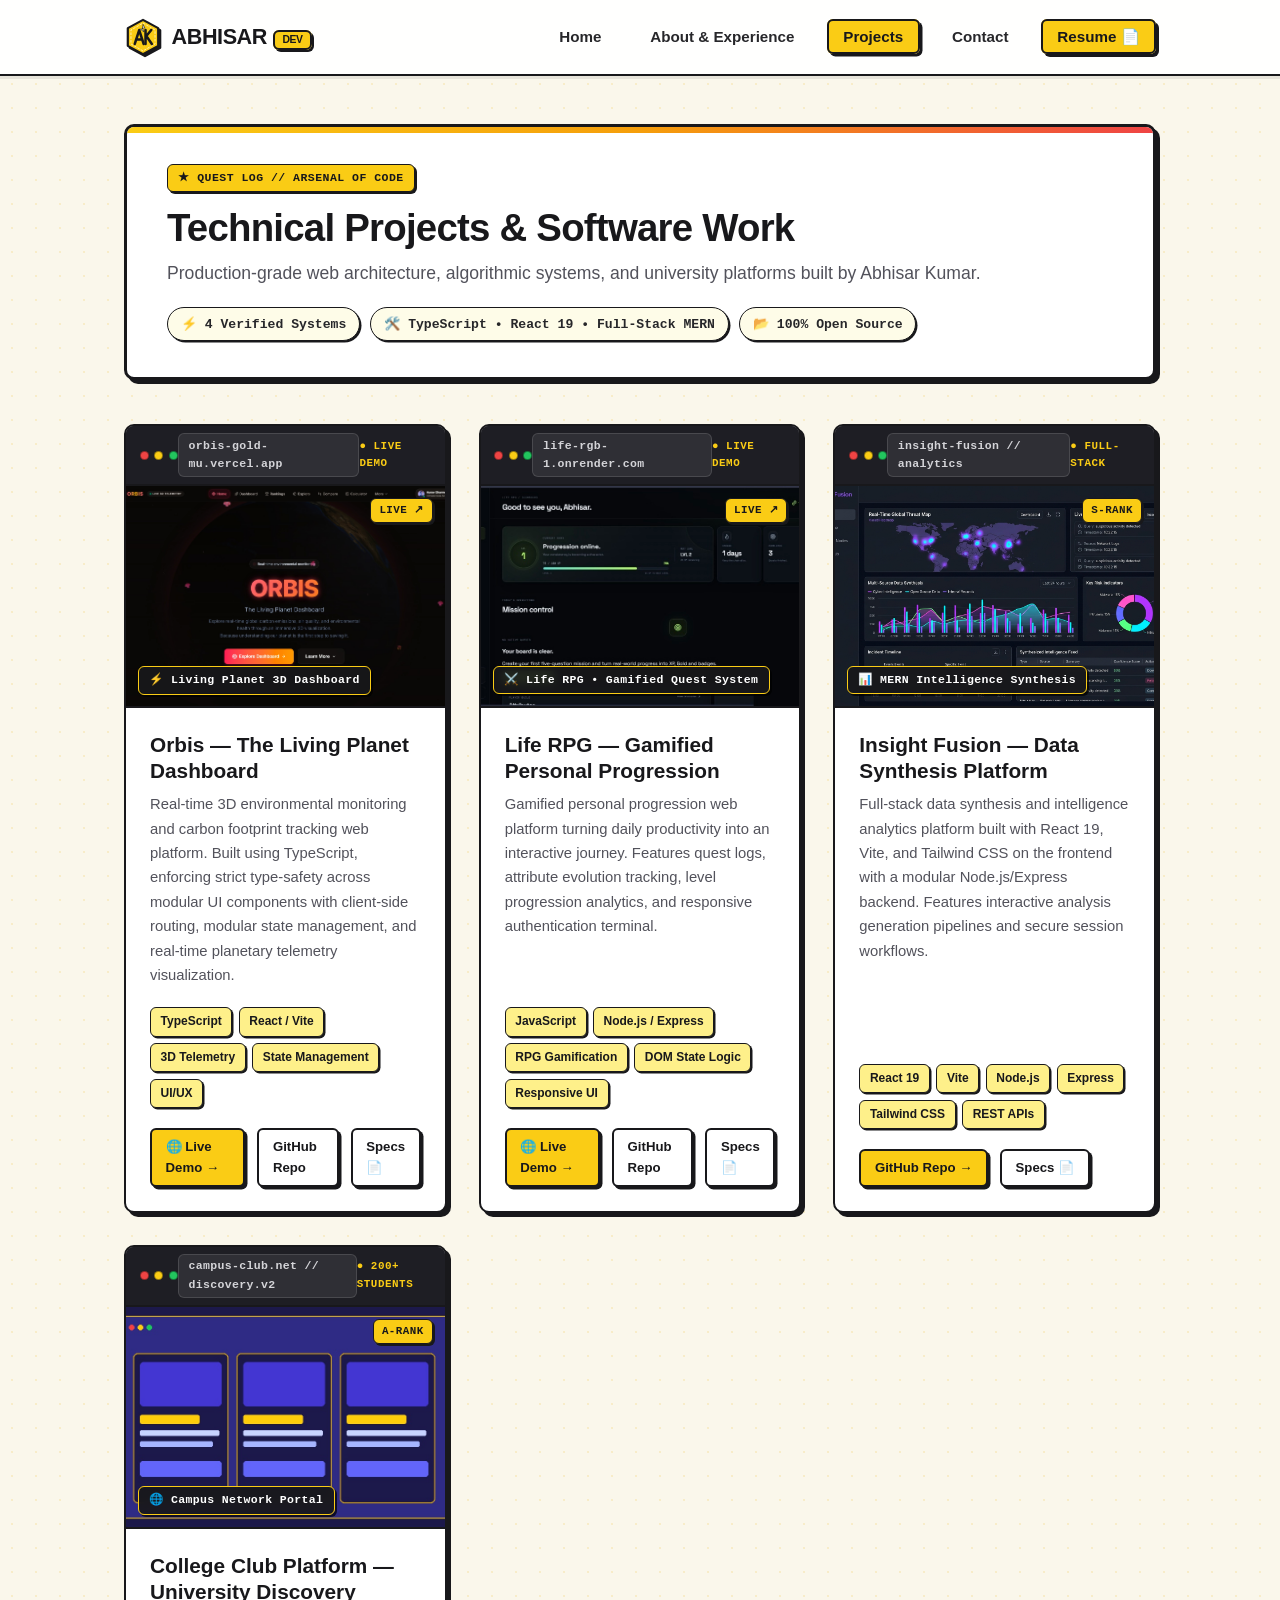
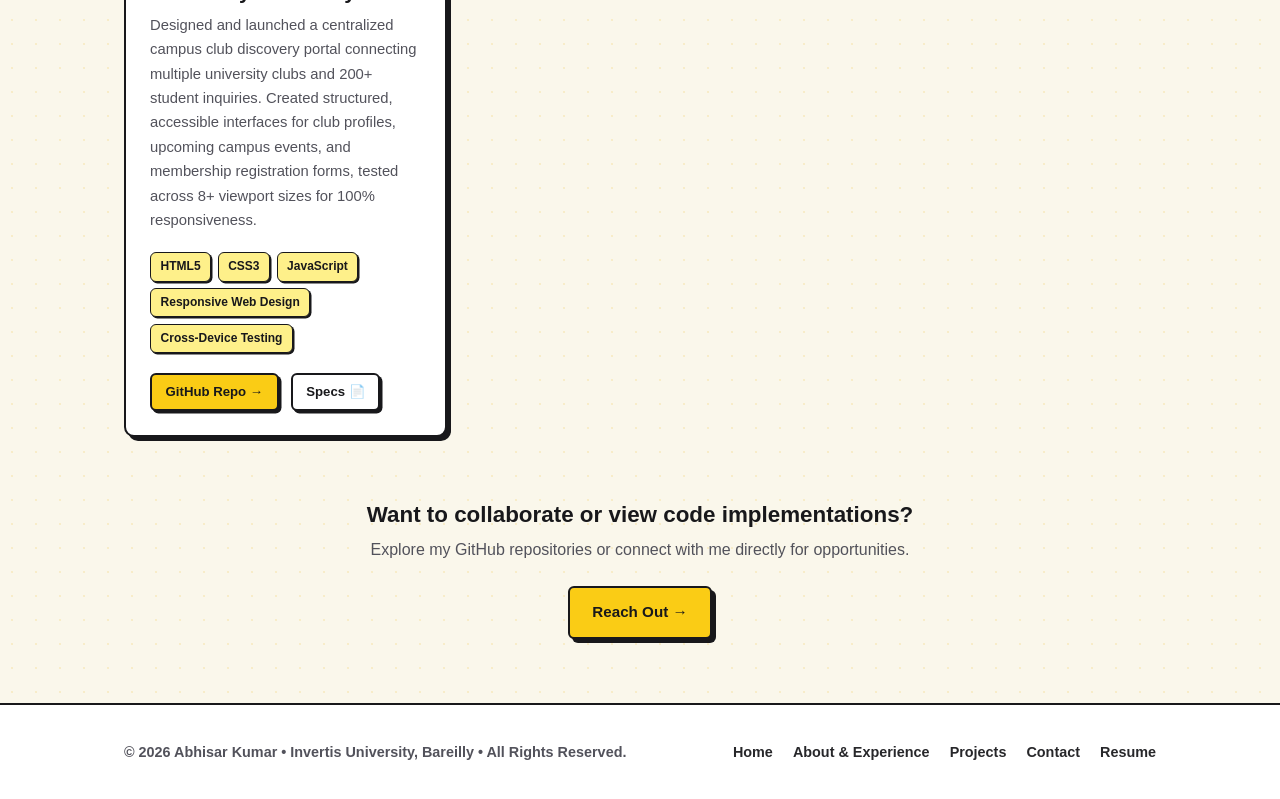
<file: projects.html>
<!DOCTYPE html>
<html lang="en">
<head>
  <meta charset="UTF-8">
  <meta name="viewport" content="width=device-width, initial-scale=1.0">
  <title>Projects | Abhisar Kumar</title>
  <link rel="stylesheet" href="style.css">
  <link rel="icon" type="image/svg+xml" href="images/favicon.svg">
  <link rel="alternate icon" href="favicon.ico">
  <link rel="apple-touch-icon" href="images/favicon.png">
  <script src="avatar-sync.js"></script>
  <script src="motion.js"></script>
</head>
<body>

  <!-- Site Navigation -->
  <header class="site-header">
    <div class="container navbar">
      <a href="index.html" class="brand-logo" title="Abhisar Kumar Portfolio">
        <span class="brand-icon-wrapper">
          <svg class="brand-icon-svg" viewBox="0 0 120 120" fill="none" xmlns="http://www.w3.org/2000/svg">
            <polygon points="60,6 108,32 108,88 60,114 12,88 12,32" fill="#facc15" stroke="#18181b" stroke-width="7" stroke-linejoin="round"/>
            <polygon points="60,16 98,38 98,82 60,104 22,82 22,38" fill="none" stroke="#ffffff" stroke-width="2.5" stroke-dasharray="8 4" opacity="0.8"/>
            <path d="M34 82 L48 38 L62 82 M38 68 L58 68" stroke="#18181b" stroke-width="8" stroke-linecap="round" stroke-linejoin="round"/>
            <path d="M68 38 L68 82 M68 60 L86 38 M70 56 L88 82" stroke="#18181b" stroke-width="8" stroke-linecap="round" stroke-linejoin="round"/>
            <polygon points="60,20 66,32 58,32 63,44 52,35 58,35" fill="#ffffff" stroke="#18181b" stroke-width="2" stroke-linejoin="round"/>
          </svg>
        </span>
        <span class="brand-text">ABHISAR<span class="brand-tag">DEV</span></span>
      </a>
      <button class="mobile-toggle" id="menuToggle" aria-label="Toggle navigation">&#9776;</button>
            <nav>
        <ul class="nav-links" id="navLinks">
          <li><a href="index.html">Home</a></li>
          <li><a href="about.html">About &amp; Experience</a></li>
          <li><a href="projects.html" class="active">Projects</a></li>
          <li><a href="contact.html">Contact</a></li>
          <li><a href="resume.html" class="nav-cta-btn">Resume 📄</a></li>
        </ul>
      </nav>
    </div>
  </header>

  <!-- Main Content -->
  <main>
    <div class="container">
      
      <!-- Projects Page Header Banner -->
      <div class="projects-hero-banner reveal">
        <div class="banner-decor-tag">★ QUEST LOG // ARSENAL OF CODE</div>
        <h1 class="page-title">Technical Projects &amp; Software Work</h1>
        <p class="page-subtitle">Production-grade web architecture, algorithmic systems, and university platforms built by Abhisar Kumar.</p>
        <div class="banner-stats-pills">
          <span class="banner-pill">⚡ 4 Verified Systems</span>
          <span class="banner-pill">🛠️ TypeScript &bull; React 19 &bull; Full-Stack MERN</span>
          <span class="banner-pill">📂 100% Open Source</span>
        </div>
      </div>

      <!-- Projects Grid -->
      <div class="projects-grid">
        
        <!-- Project 1: Orbis -->
        <article class="project-card reveal">
          <div class="project-banner">
            <div class="project-banner-bar">
              <div class="banner-dots"><span></span><span></span><span></span></div>
              <span class="banner-url">orbis-gold-mu.vercel.app</span>
              <span class="banner-status">● LIVE DEMO</span>
            </div>
            <a href="https://orbis-gold-mu.vercel.app/" target="_blank" rel="noopener noreferrer" class="project-img-link" title="Open Orbis Live Application">
              <img src="images/orbis.jpg" alt="ORBIS — The Living Planet Dashboard" class="project-img">
              <span class="banner-badge">⚡ Living Planet 3D Dashboard</span>
              <span class="banner-crosshair">LIVE ↗</span>
            </a>
          </div>
          <div class="project-body">
            <h2 class="project-title">Orbis &mdash; The Living Planet Dashboard</h2>
            <p class="project-desc">
              Real-time 3D environmental monitoring and carbon footprint tracking web platform. Built using TypeScript, enforcing strict type-safety across modular UI components with client-side routing, modular state management, and real-time planetary telemetry visualization.
            </p>
            <ul class="project-tech">
              <li>TypeScript</li>
              <li>React / Vite</li>
              <li>3D Telemetry</li>
              <li>State Management</li>
              <li>UI/UX</li>
            </ul>
            <div class="project-actions">
              <a href="https://orbis-gold-mu.vercel.app/" target="_blank" rel="noopener noreferrer" class="btn btn-primary btn-sm">🌐 Live Demo &rarr;</a>
              <a href="https://github.com/abhisar-dev" target="_blank" rel="noopener noreferrer" class="btn btn-secondary btn-sm">GitHub Repo</a>
              <a href="resume.html#projects" class="btn btn-secondary btn-sm">Specs 📄</a>
            </div>
          </div>
        </article>

        <!-- Project 2: Life RPG -->
        <article class="project-card reveal">
          <div class="project-banner">
            <div class="project-banner-bar">
              <div class="banner-dots"><span></span><span></span><span></span></div>
              <span class="banner-url">life-rgb-1.onrender.com</span>
              <span class="banner-status">● LIVE DEMO</span>
            </div>
            <a href="https://life-rgb-1.onrender.com" target="_blank" rel="noopener noreferrer" class="project-img-link" title="Open Life RPG Live Application">
              <img src="images/life_rgb.jpg" alt="Life RPG — Gamified Personal Progression System" class="project-img">
              <span class="banner-badge">⚔️ Life RPG &bull; Gamified Quest System</span>
              <span class="banner-crosshair">LIVE ↗</span>
            </a>
          </div>
          <div class="project-body">
            <h2 class="project-title">Life RPG &mdash; Gamified Personal Progression</h2>
            <p class="project-desc">
              Gamified personal progression web platform turning daily productivity into an interactive journey. Features quest logs, attribute evolution tracking, level progression analytics, and responsive authentication terminal.
            </p>
            <ul class="project-tech">
              <li>JavaScript</li>
              <li>Node.js / Express</li>
              <li>RPG Gamification</li>
              <li>DOM State Logic</li>
              <li>Responsive UI</li>
            </ul>
            <div class="project-actions">
              <a href="https://life-rgb-1.onrender.com" target="_blank" rel="noopener noreferrer" class="btn btn-primary btn-sm">🌐 Live Demo &rarr;</a>
              <a href="https://github.com/abhisar-dev" target="_blank" rel="noopener noreferrer" class="btn btn-secondary btn-sm">GitHub Repo</a>
              <a href="resume.html#projects" class="btn btn-secondary btn-sm">Specs 📄</a>
            </div>
          </div>
        </article>

        <!-- Project 3: Insight Fusion -->
        <article class="project-card reveal">
          <div class="project-banner">
            <div class="project-banner-bar">
              <div class="banner-dots"><span></span><span></span><span></span></div>
              <span class="banner-url">insight-fusion // analytics</span>
              <span class="banner-status">● FULL-STACK</span>
            </div>
            <a href="https://github.com/abhisar-dev/insight-fusion" target="_blank" rel="noopener noreferrer" class="project-img-link" title="Open Insight Fusion Repository">
              <img src="images/insight_fusion.jpg" alt="Insight Fusion — Multi-Source Intelligence Platform" class="project-img">
              <span class="banner-badge">📊 MERN Intelligence Synthesis</span>
              <span class="banner-crosshair">S-RANK</span>
            </a>
          </div>
          <div class="project-body">
            <h2 class="project-title">Insight Fusion &mdash; Data Synthesis Platform</h2>
            <p class="project-desc">
              Full-stack data synthesis and intelligence analytics platform built with React 19, Vite, and Tailwind CSS on the frontend with a modular Node.js/Express backend. Features interactive analysis generation pipelines and secure session workflows.
            </p>
            <ul class="project-tech">
              <li>React 19</li>
              <li>Vite</li>
              <li>Node.js</li>
              <li>Express</li>
              <li>Tailwind CSS</li>
              <li>REST APIs</li>
            </ul>
            <div class="project-actions">
              <a href="https://github.com/abhisar-dev/insight-fusion" target="_blank" rel="noopener noreferrer" class="btn btn-primary btn-sm">GitHub Repo &rarr;</a>
              <a href="resume.html#projects" class="btn btn-secondary btn-sm">Specs 📄</a>
            </div>
          </div>
        </article>

        <!-- Project 3: College Club Platform -->
        <article class="project-card reveal">
          <div class="project-banner">
            <div class="project-banner-bar">
              <div class="banner-dots"><span></span><span></span><span></span></div>
              <span class="banner-url">campus-club.net // discovery.v2</span>
              <span class="banner-status">● 200+ STUDENTS</span>
            </div>
            <div class="project-img-link">
              <img src="images/college_club.jpg" alt="College Club Platform" class="project-img">
              <span class="banner-badge">🌐 Campus Network Portal</span>
              <span class="banner-crosshair">A-RANK</span>
            </div>
          </div>
          <div class="project-body">
            <h2 class="project-title">College Club Platform &mdash; University Discovery</h2>
            <p class="project-desc">
              Designed and launched a centralized campus club discovery portal connecting multiple university clubs and 200+ student inquiries. Created structured, accessible interfaces for club profiles, upcoming campus events, and membership registration forms, tested across 8+ viewport sizes for 100% responsiveness.
            </p>
            <ul class="project-tech">
              <li>HTML5</li>
              <li>CSS3</li>
              <li>JavaScript</li>
              <li>Responsive Web Design</li>
              <li>Cross-Device Testing</li>
            </ul>
            <div class="project-actions">
              <a href="https://github.com/abhisar-dev" target="_blank" rel="noopener noreferrer" class="btn btn-primary btn-sm">GitHub Repo &rarr;</a>
              <a href="resume.html#projects" class="btn btn-secondary btn-sm">Specs 📄</a>
            </div>
          </div>
        </article>

      </div>

      <!-- Bottom Callout -->
      <section class="section-block" style="text-align: center; max-width: 680px; margin: 4rem auto 1rem;">
        <h3 style="font-size: 1.4rem; margin-bottom: 0.5rem;">Want to collaborate or view code implementations?</h3>
        <p style="margin-bottom: 1.5rem;">Explore my GitHub repositories or connect with me directly for opportunities.</p>
        <a href="contact.html" class="btn btn-primary">Reach Out &rarr;</a>
      </section>

    </div>
  </main>

  <!-- Site Footer -->
  <footer class="site-footer">
    <div class="container footer-content">
      <p>&copy; 2026 Abhisar Kumar &bull; Invertis University, Bareilly &bull; All Rights Reserved.</p>
      <ul class="footer-links">
        <li><a href="index.html">Home</a></li>
        <li><a href="about.html">About &amp; Experience</a></li>
        <li><a href="projects.html">Projects</a></li>
        <li><a href="contact.html">Contact</a></li>
        <li><a href="resume.html">Resume</a></li>
      </ul>
    </div>
  </footer>

  <script>
    const menuToggle = document.getElementById('menuToggle');
    const navLinks = document.getElementById('navLinks');
    if (menuToggle && navLinks) {
      menuToggle.addEventListener('click', () => {
        navLinks.classList.toggle('nav-open');
      });
    }
  </script>

</body>
</html>
</file>
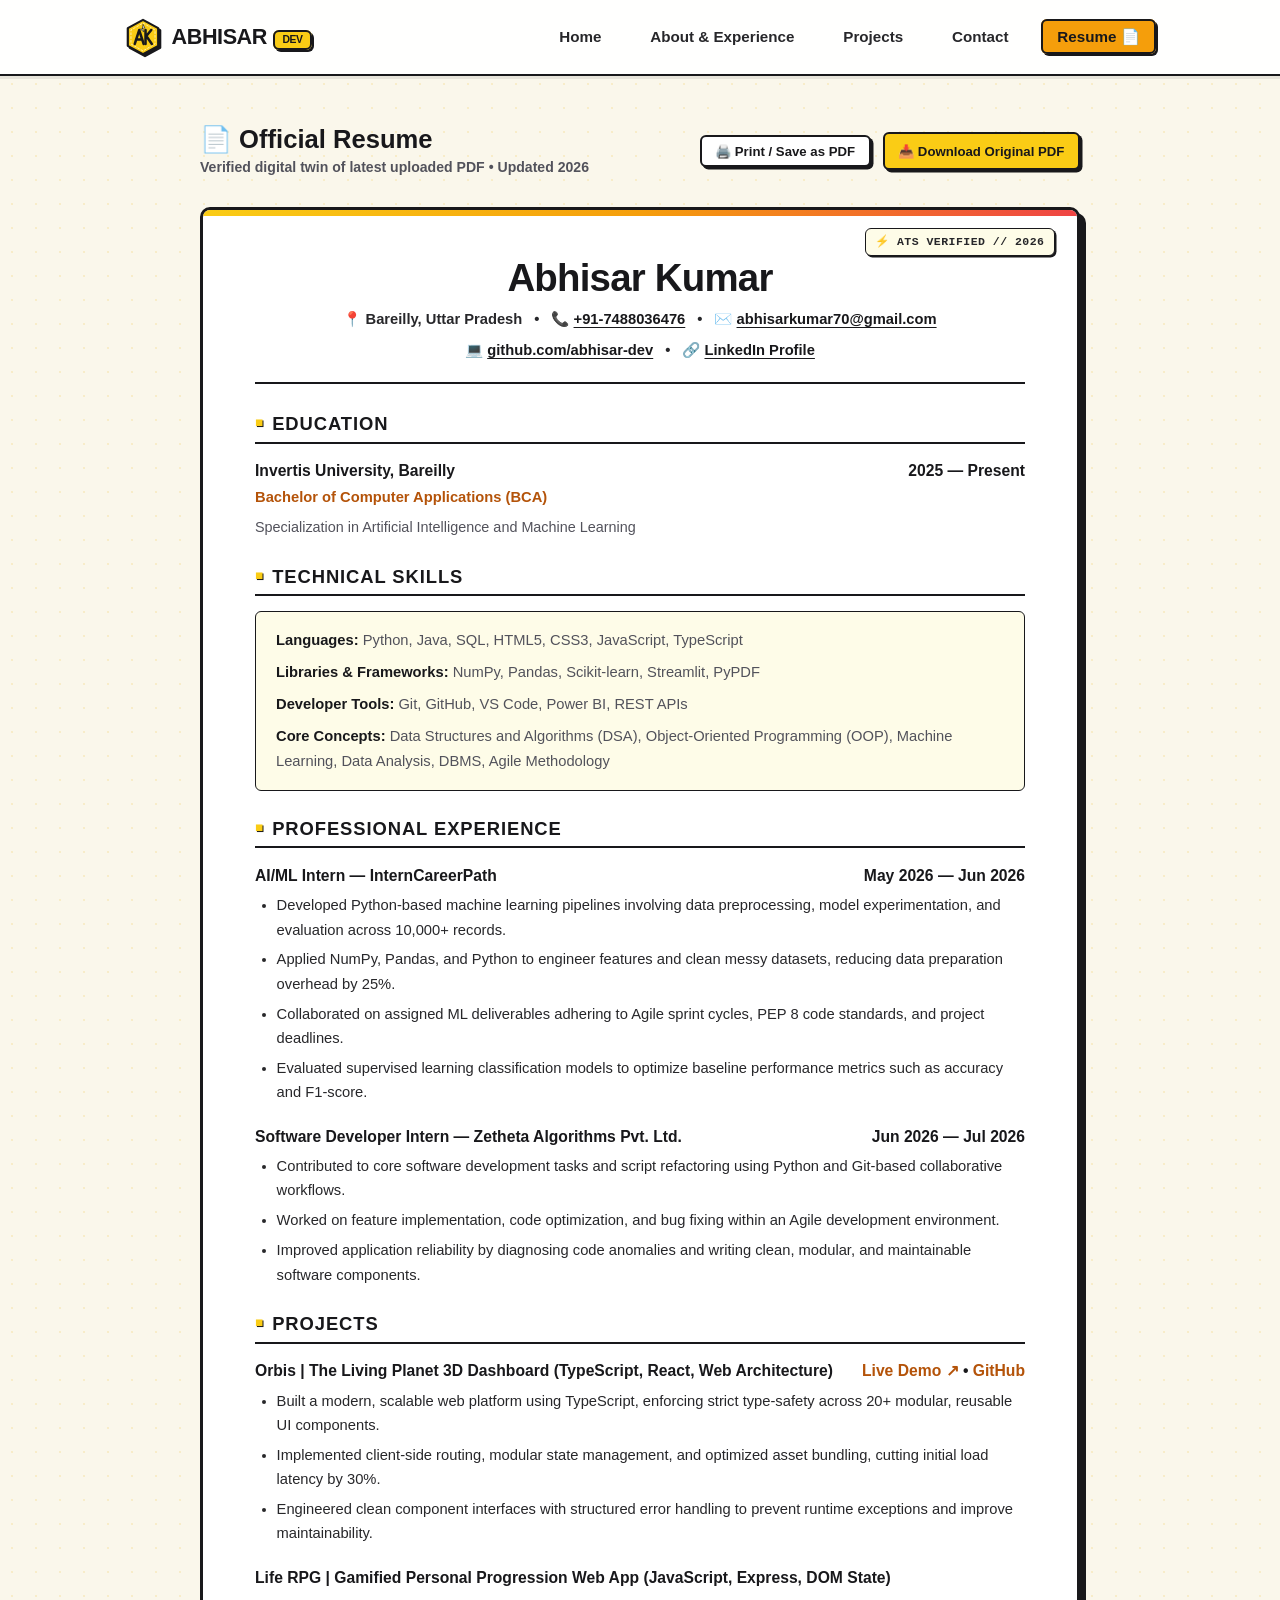
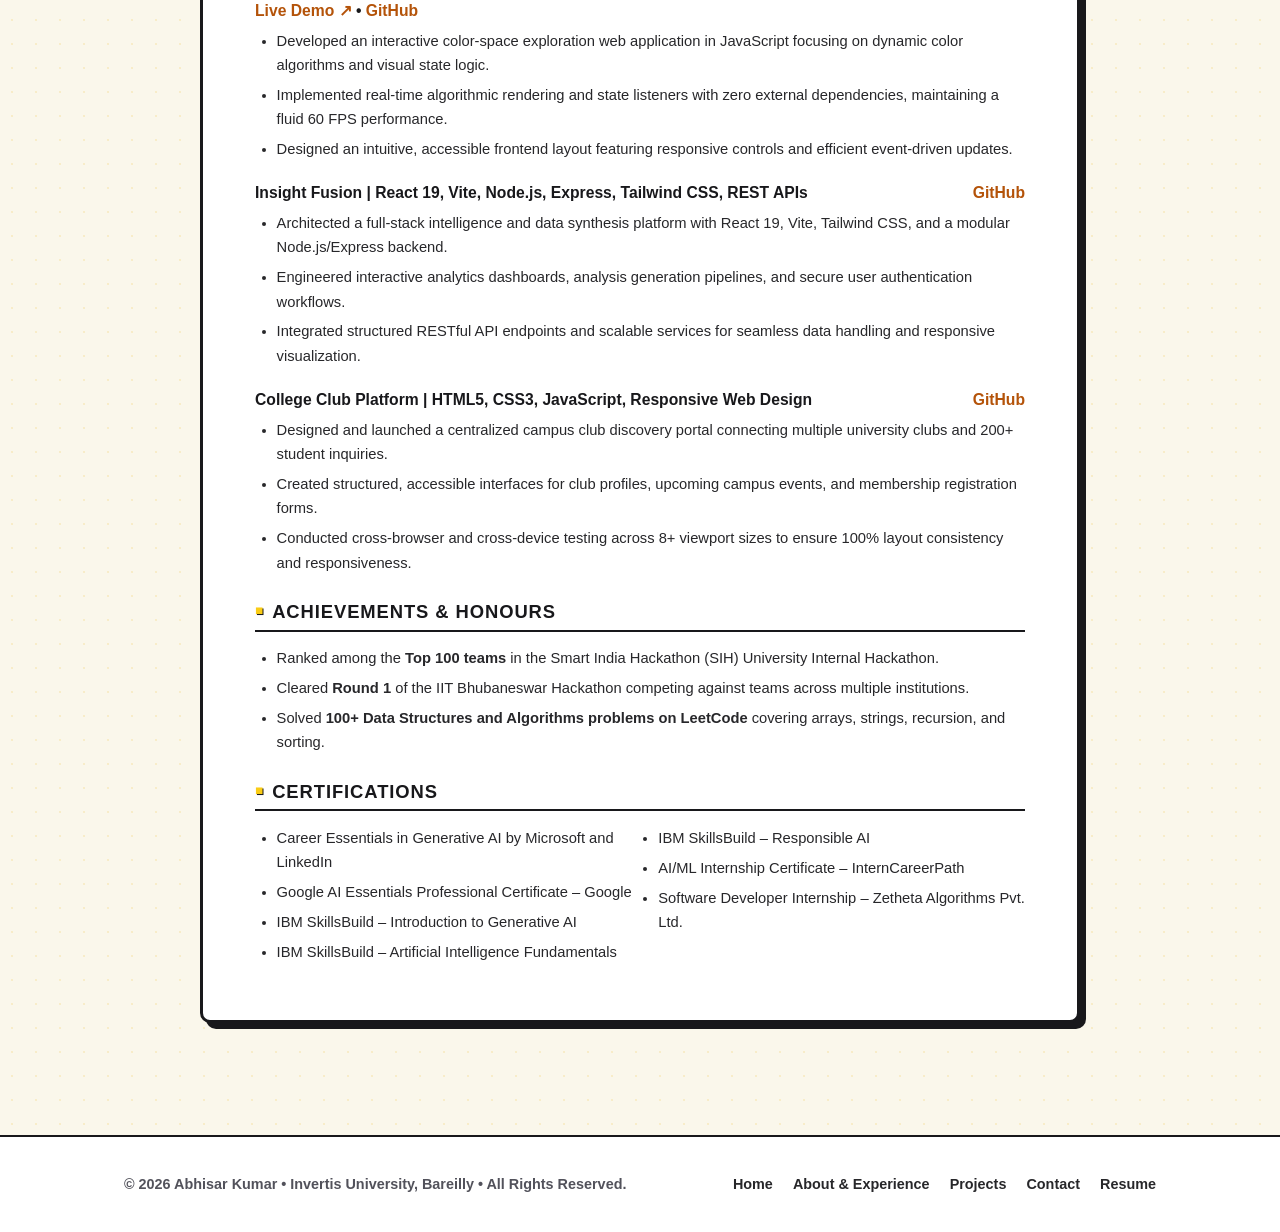
<file: resume.html>
<!DOCTYPE html>
<html lang="en">
<head>
  <meta charset="UTF-8">
  <meta name="viewport" content="width=device-width, initial-scale=1.0">
  <title>Resume | Abhisar Kumar</title>
  <link rel="stylesheet" href="style.css">
  <link rel="icon" type="image/svg+xml" href="images/favicon.svg">
  <link rel="alternate icon" href="favicon.ico">
  <link rel="apple-touch-icon" href="images/favicon.png">
  <script src="avatar-sync.js"></script>
  <script src="motion.js"></script>
</head>
<body>

  <!-- Site Navigation -->
  <header class="site-header">
    <div class="container navbar">
      <a href="index.html" class="brand-logo" title="Abhisar Kumar Portfolio">
        <span class="brand-icon-wrapper">
          <svg class="brand-icon-svg" viewBox="0 0 120 120" fill="none" xmlns="http://www.w3.org/2000/svg">
            <polygon points="60,6 108,32 108,88 60,114 12,88 12,32" fill="#facc15" stroke="#18181b" stroke-width="7" stroke-linejoin="round"/>
            <polygon points="60,16 98,38 98,82 60,104 22,82 22,38" fill="none" stroke="#ffffff" stroke-width="2.5" stroke-dasharray="8 4" opacity="0.8"/>
            <path d="M34 82 L48 38 L62 82 M38 68 L58 68" stroke="#18181b" stroke-width="8" stroke-linecap="round" stroke-linejoin="round"/>
            <path d="M68 38 L68 82 M68 60 L86 38 M70 56 L88 82" stroke="#18181b" stroke-width="8" stroke-linecap="round" stroke-linejoin="round"/>
            <polygon points="60,20 66,32 58,32 63,44 52,35 58,35" fill="#ffffff" stroke="#18181b" stroke-width="2" stroke-linejoin="round"/>
          </svg>
        </span>
        <span class="brand-text">ABHISAR<span class="brand-tag">DEV</span></span>
      </a>
      <button class="mobile-toggle" id="menuToggle" aria-label="Toggle navigation">&#9776;</button>
            <nav>
        <ul class="nav-links" id="navLinks">
          <li><a href="index.html">Home</a></li>
          <li><a href="about.html">About &amp; Experience</a></li>
          <li><a href="projects.html">Projects</a></li>
          <li><a href="contact.html">Contact</a></li>
          <li><a href="resume.html" class="nav-cta-btn active">Resume 📄</a></li>
        </ul>
      </nav>
    </div>
  </header>

  <!-- Main Content -->
  <main>
    <div class="container">
      
      <!-- Top Action Bar -->
      <div class="resume-action-bar no-print">
        <div>
          <h1 class="resume-action-title">📄 Official Resume</h1>
          <p class="resume-action-subtitle">Verified digital twin of latest uploaded PDF &bull; Updated 2026</p>
        </div>
        <div class="resume-action-buttons">
          <button onclick="window.print()" class="btn btn-secondary btn-sm">🖨️ Print / Save as PDF</button>
          <a href="resume.pdf" download="Abhisar_Kumar_Resume.pdf" class="btn btn-primary btn-sm">📥 Download Original PDF</a>
        </div>
      </div>

      <!-- Formal Resume Sheet -->
      <article class="resume-sheet">
        <span class="resume-watermark">⚡ ATS VERIFIED // 2026</span>
        
        <!-- Header -->
        <header class="resume-header">
          <h2 class="resume-name">Abhisar Kumar</h2>
          <div class="resume-contact-inline">
            <span>📍 Bareilly, Uttar Pradesh</span>
            <span class="resume-divider-dot">&bull;</span>
            <span>📞 <a href="tel:+917488036476">+91-7488036476</a></span>
            <span class="resume-divider-dot">&bull;</span>
            <span>✉️ <a href="mailto:abhisarkumar70@gmail.com">abhisarkumar70@gmail.com</a></span>
          </div>
          <div class="resume-contact-inline" style="margin-top: 0.45rem;">
            <span>💻 <a href="https://github.com/abhisar-dev" target="_blank" rel="noopener noreferrer">github.com/abhisar-dev</a></span>
            <span class="resume-divider-dot">&bull;</span>
            <span>🔗 <a href="https://www.linkedin.com/in/abhisar-kumar-89a2872a0" target="_blank" rel="noopener noreferrer">LinkedIn Profile</a></span>
          </div>
        </header>

        <!-- Education -->
        <section class="resume-section" id="education">
          <h3 class="resume-section-title">Education</h3>
          <div class="resume-entry">
            <div class="resume-entry-header">
              <span>Invertis University, Bareilly</span>
              <span>2025 &mdash; Present</span>
            </div>
            <div class="resume-entry-sub">
              <span>Bachelor of Computer Applications (BCA)</span>
            </div>
            <p style="font-size: 0.9rem; color: var(--ink-muted); margin-bottom: 0;">
              Specialization in Artificial Intelligence and Machine Learning
            </p>
          </div>
        </section>

        <!-- Technical Skills -->
        <section class="resume-section" id="skills">
          <h3 class="resume-section-title">Technical Skills</h3>
          <div class="skills-block">
            <p><strong>Languages:</strong> Python, Java, SQL, HTML5, CSS3, JavaScript, TypeScript</p>
            <p><strong>Libraries &amp; Frameworks:</strong> NumPy, Pandas, Scikit-learn, Streamlit, PyPDF</p>
            <p><strong>Developer Tools:</strong> Git, GitHub, VS Code, Power BI, REST APIs</p>
            <p><strong>Core Concepts:</strong> Data Structures and Algorithms (DSA), Object-Oriented Programming (OOP), Machine Learning, Data Analysis, DBMS, Agile Methodology</p>
          </div>
        </section>

        <!-- Professional Experience -->
        <section class="resume-section" id="experience">
          <h3 class="resume-section-title">Professional Experience</h3>
          
          <!-- Role 1: InternCareerPath -->
          <div class="resume-entry">
            <div class="resume-entry-header">
              <span>AI/ML Intern &mdash; InternCareerPath</span>
              <span>May 2026 &mdash; Jun 2026</span>
            </div>
            <ul class="resume-bullets">
              <li>Developed Python-based machine learning pipelines involving data preprocessing, model experimentation, and evaluation across 10,000+ records.</li>
              <li>Applied NumPy, Pandas, and Python to engineer features and clean messy datasets, reducing data preparation overhead by 25%.</li>
              <li>Collaborated on assigned ML deliverables adhering to Agile sprint cycles, PEP 8 code standards, and project deadlines.</li>
              <li>Evaluated supervised learning classification models to optimize baseline performance metrics such as accuracy and F1-score.</li>
            </ul>
          </div>

          <!-- Role 2: Zetheta Algorithms -->
          <div class="resume-entry">
            <div class="resume-entry-header">
              <span>Software Developer Intern &mdash; Zetheta Algorithms Pvt. Ltd.</span>
              <span>Jun 2026 &mdash; Jul 2026</span>
            </div>
            <ul class="resume-bullets">
              <li>Contributed to core software development tasks and script refactoring using Python and Git-based collaborative workflows.</li>
              <li>Worked on feature implementation, code optimization, and bug fixing within an Agile development environment.</li>
              <li>Improved application reliability by diagnosing code anomalies and writing clean, modular, and maintainable software components.</li>
            </ul>
          </div>
        </section>

        <!-- Projects -->
        <section class="resume-section" id="projects">
          <h3 class="resume-section-title">Projects</h3>

          <!-- Project 1: Orbis -->
          <div class="resume-entry">
            <div class="resume-entry-header">
              <span>Orbis | The Living Planet 3D Dashboard (TypeScript, React, Web Architecture)</span>
              <span><a href="https://orbis-gold-mu.vercel.app/" target="_blank">Live Demo ↗</a> &bull; <a href="https://github.com/abhisar-dev" target="_blank">GitHub</a></span>
            </div>
            <ul class="resume-bullets">
              <li>Built a modern, scalable web platform using TypeScript, enforcing strict type-safety across 20+ modular, reusable UI components.</li>
              <li>Implemented client-side routing, modular state management, and optimized asset bundling, cutting initial load latency by 30%.</li>
              <li>Engineered clean component interfaces with structured error handling to prevent runtime exceptions and improve maintainability.</li>
            </ul>
          </div>

          <!-- Project 2: Life RPG -->
          <div class="resume-entry">
            <div class="resume-entry-header">
              <span>Life RPG | Gamified Personal Progression Web App (JavaScript, Express, DOM State)</span>
              <span><a href="https://life-rgb-1.onrender.com" target="_blank">Live Demo ↗</a> &bull; <a href="https://github.com/abhisar-dev" target="_blank">GitHub</a></span>
            </div>
            <ul class="resume-bullets">
              <li>Developed an interactive color-space exploration web application in JavaScript focusing on dynamic color algorithms and visual state logic.</li>
              <li>Implemented real-time algorithmic rendering and state listeners with zero external dependencies, maintaining a fluid 60 FPS performance.</li>
              <li>Designed an intuitive, accessible frontend layout featuring responsive controls and efficient event-driven updates.</li>
            </ul>
          </div>

          <!-- Project 3: Insight Fusion -->
          <div class="resume-entry">
            <div class="resume-entry-header">
              <span>Insight Fusion | React 19, Vite, Node.js, Express, Tailwind CSS, REST APIs</span>
              <span><a href="https://github.com/abhisar-dev/insight-fusion" target="_blank">GitHub</a></span>
            </div>
            <ul class="resume-bullets">
              <li>Architected a full-stack intelligence and data synthesis platform with React 19, Vite, Tailwind CSS, and a modular Node.js/Express backend.</li>
              <li>Engineered interactive analytics dashboards, analysis generation pipelines, and secure user authentication workflows.</li>
              <li>Integrated structured RESTful API endpoints and scalable services for seamless data handling and responsive visualization.</li>
            </ul>
          </div>

          <!-- Project 4: College Club Platform -->
          <div class="resume-entry">
            <div class="resume-entry-header">
              <span>College Club Platform | HTML5, CSS3, JavaScript, Responsive Web Design</span>
              <span><a href="https://github.com/abhisar-dev" target="_blank">GitHub</a></span>
            </div>
            <ul class="resume-bullets">
              <li>Designed and launched a centralized campus club discovery portal connecting multiple university clubs and 200+ student inquiries.</li>
              <li>Created structured, accessible interfaces for club profiles, upcoming campus events, and membership registration forms.</li>
              <li>Conducted cross-browser and cross-device testing across 8+ viewport sizes to ensure 100% layout consistency and responsiveness.</li>
            </ul>
          </div>
        </section>

        <!-- Achievements & Honours -->
        <section class="resume-section" id="achievements">
          <h3 class="resume-section-title">Achievements &amp; Honours</h3>
          <ul class="resume-bullets">
            <li>Ranked among the <strong>Top 100 teams</strong> in the Smart India Hackathon (SIH) University Internal Hackathon.</li>
            <li>Cleared <strong>Round 1</strong> of the IIT Bhubaneswar Hackathon competing against teams across multiple institutions.</li>
            <li>Solved <strong>100+ Data Structures and Algorithms problems on LeetCode</strong> covering arrays, strings, recursion, and sorting.</li>
          </ul>
        </section>

        <!-- Certifications -->
        <section class="resume-section" id="certifications">
          <h3 class="resume-section-title">Certifications</h3>
          <ul class="resume-bullets" style="columns: 2; -webkit-columns: 2; -moz-columns: 2;">
            <li>Career Essentials in Generative AI by Microsoft and LinkedIn</li>
            <li>Google AI Essentials Professional Certificate &ndash; Google</li>
            <li>IBM SkillsBuild &ndash; Introduction to Generative AI</li>
            <li>IBM SkillsBuild &ndash; Artificial Intelligence Fundamentals</li>
            <li>IBM SkillsBuild &ndash; Responsible AI</li>
            <li>AI/ML Internship Certificate &ndash; InternCareerPath</li>
            <li>Software Developer Internship &ndash; Zetheta Algorithms Pvt. Ltd.</li>
          </ul>
        </section>

      </article>

    </div>
  </main>

  <!-- Site Footer -->
  <footer class="site-footer">
    <div class="container footer-content">
      <p>&copy; 2026 Abhisar Kumar &bull; Invertis University, Bareilly &bull; All Rights Reserved.</p>
      <ul class="footer-links">
        <li><a href="index.html">Home</a></li>
        <li><a href="about.html">About &amp; Experience</a></li>
        <li><a href="projects.html">Projects</a></li>
        <li><a href="contact.html">Contact</a></li>
        <li><a href="resume.html">Resume</a></li>
      </ul>
    </div>
  </footer>

  <script>
    const menuToggle = document.getElementById('menuToggle');
    const navLinks = document.getElementById('navLinks');
    if (menuToggle && navLinks) {
      menuToggle.addEventListener('click', () => {
        navLinks.classList.toggle('nav-open');
      });
    }
  </script>

</body>
</html>
</file>
<file: style.css>
/* 
 * Abhisar Kumar Portfolio — Anime Yellow Aesthetics (Neo-Manga Modern Light Theme)
 * Vibrant Yellow, Manga Ink Lines, Dynamic Slanted Badges, and Golden Glow
 */

:root {
  --primary: #f59e0b;
  --primary-dark: #d97706;
  --primary-deep: #b45309;
  --primary-light: #fef08a;
  --primary-bright: #facc15;
  --primary-glow: rgba(245, 158, 11, 0.4);

  --ink-black: #18181b;
  --ink-dark: #27272a;
  --ink-muted: #52525b;
  --ink-light: #71717a;

  --bg-page: #faf7eb;
  --bg-surface: #ffffff;
  --bg-surface-warm: #fefce8;
  --bg-card: #ffffff;
  --bg-banner: #fffbeb;

  --border-ink: #18181b;
  --border-light: #fde047;
  --border-subtle: #f0e6cc;

  --shadow-pop: 4px 4px 0px var(--border-ink);
  --shadow-pop-lg: 6px 6px 0px var(--border-ink);
  --shadow-pop-hover: 7px 7px 0px var(--border-ink);
  --shadow-glow: 0 0 20px rgba(234, 179, 8, 0.35);

  --radius-sm: 6px;
  --radius-md: 10px;
  --radius-lg: 16px;
  --radius-full: 9999px;

  --font-main: "Plus Jakarta Sans", -apple-system, BlinkMacSystemFont, "Segoe UI", Roboto, "Helvetica Neue", sans-serif;
  --font-mono: "JetBrains Mono", Consolas, Monaco, monospace;
}

* {
  margin: 0;
  padding: 0;
  box-sizing: border-box;
}

html {
  scroll-behavior: smooth;
}

body {
  font-family: var(--font-main);
  background-color: var(--bg-page);
  color: var(--ink-black);
  line-height: 1.6;
  min-height: 100vh;
  display: flex;
  flex-direction: column;
  background-image: radial-gradient(rgba(234, 179, 8, 0.15) 1px, transparent 1px);
  background-size: 24px 24px;
}

h1, h2, h3, h4 {
  color: var(--ink-black);
  font-weight: 800;
  line-height: 1.25;
}

p {
  color: var(--ink-muted);
}

a {
  color: var(--primary-deep);
  text-decoration: none;
  font-weight: 600;
  transition: all 0.2s ease;
}

a:hover {
  color: var(--primary-dark);
}

.container {
  width: 100%;
  max-width: 1080px;
  margin: 0 auto;
  padding: 0 1.5rem;
}

/* Header & Nav */
.site-header {
  background-color: rgba(255, 255, 255, 0.95);
  backdrop-filter: blur(10px);
  border-bottom: 2.5px solid var(--border-ink);
  position: sticky;
  top: 0;
  z-index: 100;
  box-shadow: 0 3px 0px rgba(24, 24, 27, 0.08);
}

.navbar {
  display: flex;
  justify-content: space-between;
  align-items: center;
  height: 74px;
}

.brand-logo {
  font-size: 1.4rem;
  font-weight: 900;
  color: var(--ink-black);
  display: flex;
  align-items: center;
  gap: 0.35rem;
  letter-spacing: -0.02em;
}

.brand-tag {
  background: var(--primary-bright);
  color: var(--ink-black);
  border: 2px solid var(--border-ink);
  font-size: 0.65rem;
  font-weight: 800;
  padding: 0.15rem 0.45rem;
  border-radius: var(--radius-sm);
  margin-left: 0.4rem;
  box-shadow: 2px 2px 0px var(--border-ink);
  text-transform: uppercase;
}

.nav-links {
  display: flex;
  list-style: none;
  gap: 1rem;
  align-items: center;
}

.nav-links a {
  font-weight: 700;
  font-size: 0.95rem;
  color: var(--ink-dark);
  padding: 0.45rem 0.9rem;
  border-radius: var(--radius-sm);
  border: 2px solid transparent;
  transition: all 0.15s ease;
}

.nav-links a:hover {
  background-color: var(--primary-light);
  border-color: var(--border-ink);
  box-shadow: 2px 2px 0px var(--border-ink);
  transform: translate(-1px, -1px);
}

.nav-links a.active {
  background-color: var(--primary-bright);
  color: var(--ink-black);
  border: 2px solid var(--border-ink);
  box-shadow: 2.5px 2.5px 0px var(--border-ink);
}

.nav-cta-btn {
  background-color: var(--primary-bright) !important;
  color: var(--ink-black) !important;
  border: 2px solid var(--border-ink) !important;
  box-shadow: 3px 3px 0px var(--border-ink) !important;
}

.nav-cta-btn:hover {
  background-color: var(--primary) !important;
  box-shadow: 4px 4px 0px var(--border-ink) !important;
}

.mobile-toggle {
  display: none;
  background: var(--primary-bright);
  border: 2px solid var(--border-ink);
  box-shadow: 2px 2px 0px var(--border-ink);
  border-radius: var(--radius-sm);
  padding: 0.4rem 0.65rem;
  font-size: 1.25rem;
  cursor: pointer;
}

main {
  flex: 1;
  padding: 3rem 0;
}

/* Page Headers */
.page-header {
  margin-bottom: 2.5rem;
  border-bottom: 2.5px solid var(--border-ink);
  padding-bottom: 1.25rem;
  position: relative;
}

.page-title {
  font-size: 2.4rem;
  font-weight: 900;
  letter-spacing: -0.02em;
  margin-bottom: 0.4rem;
}

.page-subtitle {
  font-size: 1.1rem;
  color: var(--ink-muted);
  font-weight: 500;
}

/* Hero Section */
.hero {
  display: flex;
  align-items: center;
  justify-content: space-between;
  gap: 3.5rem;
  padding: 1.5rem 0 3.5rem;
}

.hero-content {
  flex: 1.2;
}

.anime-badge-row {
  display: flex;
  flex-wrap: wrap;
  gap: 0.6rem;
  margin-bottom: 1.25rem;
}

.anime-tag {
  display: inline-flex;
  align-items: center;
  gap: 0.4rem;
  background: var(--primary-bright);
  color: var(--ink-black);
  border: 2px solid var(--border-ink);
  padding: 0.3rem 0.75rem;
  border-radius: var(--radius-sm);
  font-size: 0.8rem;
  font-weight: 800;
  box-shadow: 2.5px 2.5px 0px var(--border-ink);
  text-transform: uppercase;
  letter-spacing: 0.03em;
}

.anime-tag-alt {
  background: #ffffff;
  color: var(--ink-black);
}

.hero-title {
  font-size: 3rem;
  font-weight: 900;
  margin-bottom: 1rem;
  letter-spacing: -0.03em;
  line-height: 1.15;
}

.hero-title .highlight {
  background: linear-gradient(180deg, transparent 65%, #fde047 65%);
  display: inline;
  padding: 0 0.2rem;
}

.hero-lead {
  font-size: 1.125rem;
  line-height: 1.75;
  color: var(--ink-muted);
  margin-bottom: 2rem;
  font-weight: 500;
}

.hero-cta {
  display: flex;
  gap: 1rem;
  flex-wrap: wrap;
  margin-bottom: 2rem;
}

/* Interactive Profile Avatar with Photo Edit Option */
.hero-image-wrapper {
  flex: 0.85;
  display: flex;
  flex-direction: column;
  align-items: center;
  justify-content: center;
}

.anime-avatar-frame {
  position: relative;
  width: 270px;
  height: 270px;
  border-radius: 50%;
  border: 4px solid var(--border-ink);
  box-shadow: var(--shadow-pop-lg), 0 0 25px rgba(245, 158, 11, 0.4);
  background-color: var(--primary-bright);
  overflow: visible;
  transition: all 0.3s ease;
}

.anime-avatar-frame:hover {
  transform: translate(-2px, -2px);
  box-shadow: var(--shadow-pop-hover), 0 0 35px rgba(245, 158, 11, 0.6);
}

.profile-img {
  width: 100%;
  height: 100%;
  object-fit: cover;
  border-radius: 50%;
  display: block;
}

/* Official Verified Avatar Badges (Permanent Official Identity) */
.avatar-badge-verified {
  position: absolute;
  bottom: -12px;
  background: #ffffff;
  color: var(--ink-black);
  border: 2.5px solid var(--border-ink);
  border-radius: var(--radius-full);
  padding: 0.35rem 0.9rem;
  font-size: 0.75rem;
  font-weight: 800;
  display: flex;
  align-items: center;
  gap: 0.4rem;
  box-shadow: 3px 3px 0px var(--border-ink);
  letter-spacing: 0.04em;
  text-transform: uppercase;
  z-index: 10;
  white-space: nowrap;
}

.avatar-status-pill {
  position: absolute;
  top: 10px;
  right: -8px;
  background: #22c55e;
  color: #ffffff;
  border: 2px solid var(--border-ink);
  border-radius: var(--radius-full);
  padding: 0.2rem 0.6rem;
  font-size: 0.68rem;
  font-weight: 900;
  box-shadow: 2px 2px 0px var(--border-ink);
  display: flex;
  align-items: center;
  gap: 0.35rem;
  letter-spacing: 0.03em;
  z-index: 10;
}

.status-dot {
  width: 7px;
  height: 7px;
  background-color: #ffffff;
  border-radius: 50%;
  animation: pulseDot 1.4s infinite ease-in-out;
}

@keyframes pulseDot {
  0%, 100% { opacity: 1; transform: scale(1); }
  50% { opacity: 0.4; transform: scale(1.3); }
}

.avatar-rank-pill {
  position: absolute;
  top: 6px;
  left: 6px;
  background: var(--primary-bright);
  color: var(--ink-black);
  border: 2px solid var(--border-ink);
  border-radius: var(--radius-sm);
  padding: 0.25rem 0.6rem;
  font-size: 0.75rem;
  font-weight: 900;
  box-shadow: 2px 2px 0px var(--border-ink);
  z-index: 10;
}

.avatar-caption {
  margin-top: 1rem;
  font-size: 0.85rem;
  font-weight: 700;
  color: var(--ink-light);
  text-align: center;
}

/* Buttons */
.btn {
  display: inline-flex;
  align-items: center;
  justify-content: center;
  padding: 0.75rem 1.4rem;
  border-radius: var(--radius-sm);
  font-size: 0.95rem;
  font-weight: 800;
  cursor: pointer;
  transition: all 0.15s ease;
  border: 2.5px solid var(--border-ink);
  gap: 0.5rem;
  text-decoration: none;
  box-shadow: var(--shadow-pop);
}

.btn:hover {
  transform: translate(-2px, -2px);
  box-shadow: var(--shadow-pop-hover);
}

.btn-primary {
  background-color: var(--primary-bright);
  color: var(--ink-black);
}

.btn-primary:hover {
  background-color: var(--primary);
  color: var(--ink-black);
}

.btn-secondary {
  background-color: #ffffff;
  color: var(--ink-black);
}

.btn-secondary:hover {
  background-color: var(--primary-light);
  color: var(--ink-black);
}

.btn-sm {
  padding: 0.4rem 0.85rem;
  font-size: 0.825rem;
  box-shadow: 2.5px 2.5px 0px var(--border-ink);
}

.btn-sm:hover {
  box-shadow: 3.5px 3.5px 0px var(--border-ink);
}

/* Quick Profiles Row */
.social-pills-row {
  display: flex;
  align-items: center;
  gap: 0.6rem;
  flex-wrap: wrap;
}

.profile-pill-link {
  display: inline-flex;
  align-items: center;
  gap: 0.4rem;
  background-color: #ffffff;
  color: var(--ink-black);
  border: 2px solid var(--border-ink);
  padding: 0.4rem 0.8rem;
  border-radius: var(--radius-sm);
  font-size: 0.85rem;
  font-weight: 700;
  box-shadow: 2px 2px 0px var(--border-ink);
  transition: all 0.15s ease;
}

.profile-pill-link:hover {
  background-color: var(--primary-light);
  color: var(--ink-black);
  transform: translate(-1px, -1px);
  box-shadow: 3px 3px 0px var(--border-ink);
}

/* 🌟 DECORATED ACHIEVEMENTS & HONOURS HALL (ANIME STYLE) */
.achievements-hall {
  margin: 3.5rem 0;
}

.hall-header {
  display: flex;
  justify-content: space-between;
  align-items: flex-end;
  margin-bottom: 1.5rem;
  border-bottom: 2.5px solid var(--border-ink);
  padding-bottom: 0.75rem;
}

.hall-title {
  font-size: 1.8rem;
  font-weight: 900;
  display: flex;
  align-items: center;
  gap: 0.6rem;
}

.achievements-grid {
  display: grid;
  grid-template-columns: repeat(auto-fit, minmax(320px, 1fr));
  gap: 1.5rem;
}

.trophy-card {
  background: #ffffff;
  border: 2.5px solid var(--border-ink);
  border-radius: var(--radius-md);
  padding: 1.75rem;
  box-shadow: var(--shadow-pop);
  position: relative;
  overflow: hidden;
  transition: all 0.2s ease;
}

.trophy-card:hover {
  transform: translate(-3px, -3px);
  box-shadow: var(--shadow-pop-hover), 0 0 25px rgba(245, 158, 11, 0.3);
}

.trophy-card.rank-s {
  border-color: var(--border-ink);
  background: linear-gradient(180deg, #ffffff 0%, #fffdf0 100%);
}

.trophy-card.rank-s::before {
  content: "";
  position: absolute;
  top: 0;
  left: 0;
  right: 0;
  height: 6px;
  background: linear-gradient(90deg, #facc15, #f59e0b, #ef4444);
}

.rank-banner {
  display: inline-flex;
  align-items: center;
  gap: 0.35rem;
  background: var(--primary-bright);
  color: var(--ink-black);
  border: 1.5px solid var(--border-ink);
  font-size: 0.725rem;
  font-weight: 900;
  padding: 0.25rem 0.6rem;
  border-radius: var(--radius-sm);
  box-shadow: 2px 2px 0px var(--border-ink);
  text-transform: uppercase;
  letter-spacing: 0.04em;
  margin-bottom: 0.85rem;
}

.trophy-title {
  font-size: 1.25rem;
  font-weight: 800;
  margin-bottom: 0.4rem;
}

.trophy-meta {
  font-size: 0.9rem;
  color: var(--primary-deep);
  font-weight: 700;
  margin-bottom: 0.85rem;
  display: flex;
  align-items: center;
  gap: 0.35rem;
}

.trophy-desc {
  font-size: 0.925rem;
  color: var(--ink-muted);
  line-height: 1.65;
}

/* Stats / Power Meter Banner */
.stats-banner {
  background-color: #ffffff;
  border: 2.5px solid var(--border-ink);
  border-radius: var(--radius-md);
  padding: 1.5rem 2rem;
  display: grid;
  grid-template-columns: repeat(auto-fit, minmax(200px, 1fr));
  gap: 1.5rem;
  margin-bottom: 3.5rem;
  box-shadow: var(--shadow-pop);
}

.stat-item {
  display: flex;
  align-items: center;
  gap: 1rem;
}

.stat-icon {
  font-size: 1.6rem;
  width: 52px;
  height: 52px;
  background-color: var(--primary-bright);
  border: 2px solid var(--border-ink);
  border-radius: var(--radius-sm);
  display: flex;
  align-items: center;
  justify-content: center;
  flex-shrink: 0;
  box-shadow: 2.5px 2.5px 0px var(--border-ink);
}

.stat-number {
  font-size: 1.45rem;
  font-weight: 900;
  color: var(--ink-black);
  line-height: 1.2;
}

.stat-label {
  font-size: 0.85rem;
  color: var(--ink-muted);
  font-weight: 600;
}

/* Projects Grid */
.projects-grid {
  display: grid;
  grid-template-columns: repeat(auto-fit, minmax(310px, 1fr));
  gap: 2rem;
}

.project-card {
  background-color: #ffffff;
  border: 2.5px solid var(--border-ink);
  border-radius: var(--radius-md);
  overflow: hidden;
  box-shadow: var(--shadow-pop);
  display: flex;
  flex-direction: column;
  transition: all 0.2s ease;
}

.project-card:hover {
  transform: translate(-3px, -3px);
  box-shadow: var(--shadow-pop-hover);
}

/* ==========================================================================
   DECORATED PROJECT BANNER (ANIME WORKSTATION & HUD STYLE)
   ========================================================================== */

.project-banner {
  position: relative;
  border-bottom: 2.5px solid var(--border-ink);
  background-color: var(--ink-black);
  overflow: hidden;
}

/* Cyber Window Top Bar */
.project-banner-bar {
  background-color: #1e1e24;
  padding: 0.45rem 0.85rem;
  border-bottom: 2px solid var(--border-ink);
  display: flex;
  align-items: center;
  justify-content: space-between;
  user-select: none;
  font-family: var(--font-mono);
}

.banner-dots {
  display: flex;
  gap: 0.35rem;
  align-items: center;
}

.banner-dots span {
  width: 9px;
  height: 9px;
  border-radius: 50%;
  border: 1px solid rgba(0, 0, 0, 0.4);
  display: inline-block;
}

.banner-dots span:nth-child(1) { background-color: #ef4444; }
.banner-dots span:nth-child(2) { background-color: #facc15; }
.banner-dots span:nth-child(3) { background-color: #22c55e; }

.banner-url {
  font-size: 0.72rem;
  font-weight: 700;
  color: #d4d4d8;
  letter-spacing: 0.03em;
  background: rgba(255, 255, 255, 0.08);
  padding: 0.15rem 0.6rem;
  border-radius: var(--radius-sm);
  border: 1px solid rgba(255, 255, 255, 0.12);
}

.banner-status {
  font-size: 0.68rem;
  font-weight: 800;
  color: #facc15;
  letter-spacing: 0.05em;
  display: flex;
  align-items: center;
  gap: 0.25rem;
}

.project-img-link {
  display: block;
  position: relative;
  overflow: hidden;
  background-color: #09090b;
}

.project-img {
  width: 100%;
  height: 220px;
  object-fit: cover;
  display: block;
  transition: transform 0.4s cubic-bezier(0.34, 1.56, 0.64, 1), filter 0.3s ease;
  filter: saturate(1.05) contrast(1.02);
}

/* Subtle anime halftone pattern on banner hover */
.project-banner::after {
  content: "";
  position: absolute;
  inset: 0;
  pointer-events: none;
  background: radial-gradient(#facc15 1.2px, transparent 1.2px);
  background-size: 16px 16px;
  opacity: 0;
  transition: opacity 0.3s ease;
  z-index: 2;
}

.project-card:hover .project-banner::after {
  opacity: 0.15;
}

.project-card:hover .project-img {
  transform: scale(1.05);
  filter: saturate(1.15) brightness(1.03);
}

/* Banner Floating Badge */
.banner-badge {
  position: absolute;
  bottom: 12px;
  left: 12px;
  background: rgba(24, 24, 27, 0.92);
  backdrop-filter: blur(4px);
  color: #ffffff;
  border: 1.5px solid var(--primary-bright);
  font-family: var(--font-mono);
  font-size: 0.72rem;
  font-weight: 800;
  padding: 0.25rem 0.65rem;
  border-radius: var(--radius-sm);
  box-shadow: 2px 2px 0px rgba(0, 0, 0, 0.7);
  z-index: 3;
  display: flex;
  align-items: center;
  gap: 0.35rem;
  letter-spacing: 0.03em;
}

/* Corner Target Accents on Banner */
.banner-crosshair {
  position: absolute;
  top: 12px;
  right: 12px;
  background: var(--primary-bright);
  color: var(--ink-black);
  border: 1.5px solid var(--border-ink);
  font-family: var(--font-mono);
  font-size: 0.68rem;
  font-weight: 900;
  padding: 0.18rem 0.5rem;
  border-radius: var(--radius-sm);
  box-shadow: 2px 2px 0px var(--border-ink);
  z-index: 3;
  letter-spacing: 0.04em;
}

/* Decorated Projects Page Top Banner */
.projects-hero-banner {
  background: #ffffff;
  border: 3px solid var(--border-ink);
  border-radius: var(--radius-md);
  padding: 2.25rem 2.5rem;
  margin-bottom: 2.75rem;
  box-shadow: var(--shadow-pop);
  position: relative;
  overflow: hidden;
}

.projects-hero-banner::before {
  content: "";
  position: absolute;
  top: 0;
  left: 0;
  right: 0;
  height: 6px;
  background: linear-gradient(90deg, #facc15, #f59e0b, #ef4444);
}

.banner-decor-tag {
  display: inline-flex;
  align-items: center;
  gap: 0.35rem;
  background: var(--primary-bright);
  color: var(--ink-black);
  border: 1.5px solid var(--border-ink);
  padding: 0.25rem 0.65rem;
  border-radius: var(--radius-sm);
  font-size: 0.72rem;
  font-weight: 900;
  font-family: var(--font-mono);
  box-shadow: 2px 2px 0px var(--border-ink);
  margin-bottom: 0.75rem;
  letter-spacing: 0.04em;
}

.banner-stats-pills {
  display: flex;
  flex-wrap: wrap;
  gap: 0.65rem;
  margin-top: 1.25rem;
}

.banner-pill {
  display: inline-flex;
  align-items: center;
  gap: 0.35rem;
  background: var(--bg-surface-warm);
  border: 1.5px solid var(--border-ink);
  color: var(--ink-dark);
  font-size: 0.82rem;
  font-weight: 800;
  font-family: var(--font-mono);
  padding: 0.35rem 0.8rem;
  border-radius: var(--radius-full);
  box-shadow: 1.5px 1.5px 0px var(--border-ink);
}

.project-body {
  padding: 1.5rem;
  display: flex;
  flex-direction: column;
  flex: 1;
}

.project-title {
  font-size: 1.3rem;
  font-weight: 800;
  margin-bottom: 0.5rem;
}

.project-desc {
  font-size: 0.925rem;
  color: var(--ink-muted);
  margin-bottom: 1.25rem;
  flex: 1;
  line-height: 1.65;
}

.project-tech {
  display: flex;
  flex-wrap: wrap;
  gap: 0.4rem;
  margin-bottom: 1.25rem;
  list-style: none;
}

.project-tech li {
  font-size: 0.75rem;
  background-color: var(--primary-light);
  color: var(--ink-black);
  font-weight: 800;
  padding: 0.25rem 0.6rem;
  border-radius: var(--radius-sm);
  border: 1.5px solid var(--border-ink);
  box-shadow: 1.5px 1.5px 0px var(--border-ink);
}

.project-actions {
  display: flex;
  gap: 0.75rem;
  align-items: center;
}

/* Experience Cards in About */
.about-layout {
  display: grid;
  grid-template-columns: 1.8fr 1fr;
  gap: 3rem;
  align-items: start;
}

.exp-box {
  background: #ffffff;
  border: 2.5px solid var(--border-ink);
  border-radius: var(--radius-md);
  padding: 1.5rem;
  margin-bottom: 1.5rem;
  box-shadow: var(--shadow-pop);
}

.exp-header {
  display: flex;
  justify-content: space-between;
  align-items: baseline;
  flex-wrap: wrap;
  gap: 0.5rem;
  border-bottom: 1.5px dashed var(--border-subtle);
  padding-bottom: 0.5rem;
  margin-bottom: 0.75rem;
}

.exp-title {
  font-size: 1.15rem;
  font-weight: 800;
  color: var(--ink-black);
}

.exp-date {
  font-size: 0.85rem;
  font-weight: 800;
  background: var(--primary-bright);
  padding: 0.2rem 0.6rem;
  border-radius: var(--radius-sm);
  border: 1.5px solid var(--border-ink);
}

.exp-bullets {
  margin-left: 1.25rem;
  font-size: 0.925rem;
  color: var(--ink-muted);
  line-height: 1.7;
}

/* Certifications Anime Grid */
.cert-grid {
  display: grid;
  grid-template-columns: repeat(auto-fit, minmax(260px, 1fr));
  gap: 1rem;
  list-style: none;
  margin-top: 1rem;
}

.cert-badge-card {
  background: #ffffff;
  border: 2px solid var(--border-ink);
  border-radius: var(--radius-md);
  padding: 1rem;
  box-shadow: 3px 3px 0px var(--border-ink);
  display: flex;
  gap: 0.75rem;
  align-items: center;
  transition: all 0.15s ease;
}

.cert-badge-card:hover {
  transform: translate(-2px, -2px);
  box-shadow: 4px 4px 0px var(--border-ink);
  background-color: var(--bg-surface-warm);
}

.cert-icon {
  font-size: 1.5rem;
  background: var(--primary-bright);
  border: 1.5px solid var(--border-ink);
  border-radius: var(--radius-sm);
  width: 42px;
  height: 42px;
  display: flex;
  align-items: center;
  justify-content: center;
  flex-shrink: 0;
  box-shadow: 1.5px 1.5px 0px var(--border-ink);
}

.cert-name {
  font-size: 0.9rem;
  font-weight: 800;
  color: var(--ink-black);
  line-height: 1.3;
}

.cert-issuer {
  font-size: 0.75rem;
  color: var(--ink-light);
  font-weight: 600;
}

/* Sidebar Info Card */
.info-card {
  background-color: #ffffff;
  border: 2.5px solid var(--border-ink);
  border-radius: var(--radius-md);
  padding: 1.5rem;
  box-shadow: var(--shadow-pop);
  margin-bottom: 1.5rem;
}

.info-card-title {
  font-size: 1.15rem;
  font-weight: 800;
  margin-bottom: 1rem;
  padding-bottom: 0.5rem;
  border-bottom: 2px solid var(--border-ink);
}

/* Callout Note Box */
.note-box {
  background-color: var(--primary-light);
  border: 2.5px solid var(--border-ink);
  padding: 1.25rem;
  border-radius: var(--radius-md);
  box-shadow: var(--shadow-pop);
  margin: 1.75rem 0;
}

.note-box p {
  color: var(--ink-black);
  font-weight: 600;
  font-size: 0.95rem;
  margin-bottom: 0;
}

/* Contact Layout */
.contact-layout {
  display: grid;
  grid-template-columns: 1.4fr 1fr;
  gap: 3rem;
}

.contact-form-card {
  background-color: #ffffff;
  border: 2.5px solid var(--border-ink);
  border-radius: var(--radius-md);
  padding: 2.25rem;
  box-shadow: var(--shadow-pop);
}

.form-group {
  margin-bottom: 1.25rem;
}

.form-label {
  display: block;
  font-size: 0.9rem;
  font-weight: 800;
  margin-bottom: 0.4rem;
  color: var(--ink-black);
}

.form-control {
  width: 100%;
  padding: 0.8rem 1rem;
  border: 2px solid var(--border-ink);
  border-radius: var(--radius-sm);
  font-family: inherit;
  font-size: 0.95rem;
  font-weight: 500;
  background-color: #ffffff;
  color: var(--ink-black);
  transition: all 0.2s ease;
}

.form-control:focus {
  outline: none;
  background-color: var(--bg-surface-warm);
  box-shadow: 3px 3px 0px var(--border-ink);
}

textarea.form-control {
  resize: vertical;
  min-height: 130px;
}

.form-feedback {
  display: none;
  margin-top: 1rem;
  padding: 0.75rem;
  border-radius: var(--radius-sm);
  font-size: 0.9rem;
  font-weight: 700;
  background-color: #ecfdf5;
  color: #065f46;
  border: 2px solid var(--border-ink);
  box-shadow: 2px 2px 0px var(--border-ink);
}

.contact-info-list {
  list-style: none;
  display: flex;
  flex-direction: column;
  gap: 1.25rem;
}

.contact-info-item {
  display: flex;
  gap: 1rem;
  align-items: flex-start;
}

.contact-icon {
  font-size: 1.25rem;
  width: 44px;
  height: 44px;
  background-color: var(--primary-bright);
  color: var(--ink-black);
  border: 2px solid var(--border-ink);
  border-radius: var(--radius-sm);
  display: flex;
  align-items: center;
  justify-content: center;
  flex-shrink: 0;
  box-shadow: 2px 2px 0px var(--border-ink);
}

.contact-info-label {
  font-size: 0.8rem;
  text-transform: uppercase;
  color: var(--ink-light);
  font-weight: 800;
  letter-spacing: 0.05em;
}

.contact-info-val {
  font-size: 1rem;
  color: var(--ink-black);
  font-weight: 700;
}

/* Footer */
.site-footer {
  background-color: #ffffff;
  border-top: 2.5px solid var(--border-ink);
  padding: 2.25rem 0;
  margin-top: auto;
}

.footer-content {
  display: flex;
  justify-content: space-between;
  align-items: center;
  font-size: 0.9rem;
  font-weight: 700;
  color: var(--ink-muted);
}

.footer-links {
  display: flex;
  gap: 1.25rem;
  list-style: none;
}

.footer-links a {
  color: var(--ink-dark);
}

.footer-links a:hover {
  color: var(--primary-deep);
}

/* Modal for Photo Upload */
.avatar-modal-overlay {
  display: none;
  position: fixed;
  inset: 0;
  background: rgba(0, 0, 0, 0.6);
  backdrop-filter: blur(4px);
  z-index: 999;
  align-items: center;
  justify-content: center;
}

.avatar-modal {
  background: #ffffff;
  border: 3px solid var(--border-ink);
  border-radius: var(--radius-md);
  padding: 2rem;
  width: 90%;
  max-width: 450px;
  box-shadow: 8px 8px 0px var(--border-ink);
  text-align: center;
}

.avatar-modal h3 {
  font-size: 1.35rem;
  margin-bottom: 0.5rem;
}

.avatar-modal p {
  font-size: 0.9rem;
  margin-bottom: 1.5rem;
}

/* Responsive */
@media (max-width: 860px) {
  .hero {
    flex-direction: column-reverse;
    text-align: center;
    gap: 2.5rem;
  }

  .hero-cta,
  .social-pills-row,
  .anime-badge-row {
    justify-content: center;
  }

  .anime-avatar-frame {
    width: 220px;
    height: 220px;
  }

  .hero-title {
    font-size: 2.4rem;
  }

  .about-layout,
  .contact-layout {
    grid-template-columns: 1fr;
    gap: 2.5rem;
  }
}

@media (max-width: 640px) {
  .mobile-toggle {
    display: block;
  }

  .nav-links {
    display: none;
    position: absolute;
    top: 74px;
    left: 0;
    width: 100%;
    background-color: #ffffff;
    flex-direction: column;
    padding: 1.25rem 1.5rem;
    border-bottom: 2.5px solid var(--border-ink);
    box-shadow: var(--shadow-pop);
    gap: 0.75rem;
  }

  .nav-links.nav-open {
    display: flex;
  }

  .nav-links a {
    width: 100%;
    text-align: center;
  }

  .footer-content {
    flex-direction: column;
    gap: 1rem;
    text-align: center;
  }
}

/* ============================================================
 * ANIME MOTION & INTERACTIVE ANIMATIONS
 * ============================================================ */

/* Typewriter Dynamic Heading */
.typewriter-wrapper {
  color: var(--primary-deep);
  display: inline-block;
  min-height: 1.25em;
  font-family: var(--font-mono);
  font-weight: 800;
  border-bottom: 2.5px solid var(--primary-bright);
}

.typewriter-cursor {
  display: inline-block;
  background-color: var(--border-ink);
  width: 3px;
  height: 1.1em;
  vertical-align: middle;
  margin-left: 2px;
  animation: cursorBlink 0.8s infinite;
}

@keyframes cursorBlink {
  0%, 100% { opacity: 1; }
  50% { opacity: 0; }
}

/* Floating Animation */
@keyframes floatAnim {
  0%, 100% { transform: translateY(0px) rotate(0deg); }
  50% { transform: translateY(-7px) rotate(1deg); }
}

.floating-elem {
  animation: floatAnim 4s ease-in-out infinite;
}

/* Robust Card Animations (Always Visible by Default, Zero Blank Gaps) */
.reveal, .reveal-left, .reveal-right {
  opacity: 1 !important;
  transform: none !important;
  transition: transform 0.25s ease, box-shadow 0.25s ease;
}

.reveal:hover, .reveal-left:hover, .reveal-right:hover {
  transform: translateY(-3px) !important;
}

/* Delay helpers for staggered card animations */
.delay-1 { transition-delay: 0.1s; }
.delay-2 { transition-delay: 0.2s; }
.delay-3 { transition-delay: 0.3s; }
.delay-4 { transition-delay: 0.4s; }

/* Anime Character HUD Bar */
.character-hud {
  background: #ffffff;
  border: 2px solid var(--border-ink);
  border-radius: var(--radius-sm);
  padding: 0.65rem 1rem;
  box-shadow: 3px 3px 0px var(--border-ink);
  margin-bottom: 1.5rem;
  display: flex;
  align-items: center;
  justify-content: space-between;
  flex-wrap: wrap;
  gap: 0.75rem;
}

.hud-info {
  display: flex;
  align-items: center;
  gap: 0.75rem;
  font-size: 0.85rem;
  font-weight: 800;
}

.hud-progress-container {
  flex: 1;
  min-width: 140px;
  max-width: 260px;
  height: 12px;
  background: var(--bg-page);
  border: 1.5px solid var(--border-ink);
  border-radius: var(--radius-full);
  overflow: hidden;
  position: relative;
}

.hud-progress-fill {
  height: 100%;
  width: 0%;
  background: linear-gradient(90deg, #facc15, #f59e0b);
  border-radius: var(--radius-full);
  transition: width 1.4s cubic-bezier(0.34, 1.56, 0.64, 1);
}

/* Pulsing Badge Glow */
@keyframes pulseBadge {
  0%, 100% { box-shadow: 2px 2px 0px var(--border-ink), 0 0 0px rgba(250, 204, 21, 0); }
  50% { box-shadow: 2px 2px 0px var(--border-ink), 0 0 14px rgba(250, 204, 21, 0.8); }
}

.pulse-badge {
  animation: pulseBadge 2.5s infinite ease-in-out;
}


/* ==========================================================================
   ★ HARD-MODE CYBER & ANIME UPGRADES (Logo, Audio SFX, Terminal, Canvas Aura)
   ========================================================================== */

/* Brand Logo with SVG Shield Emblem */
.brand-logo {
  display: flex;
  align-items: center;
  gap: 0.6rem;
  text-decoration: none;
}

.brand-icon-wrapper {
  width: 38px;
  height: 38px;
  display: flex;
  align-items: center;
  justify-content: center;
  transition: transform 0.25s cubic-bezier(0.34, 1.56, 0.64, 1);
  filter: drop-shadow(2px 2px 0px var(--border-ink));
}

.brand-logo:hover .brand-icon-wrapper {
  transform: rotate(-8deg) scale(1.1);
}

.brand-icon-svg {
  width: 100%;
  height: 100%;
  display: block;
}

.brand-text {
  font-size: 1.35rem;
  font-weight: 900;
  letter-spacing: -0.02em;
  color: var(--ink-black);
}

/* SFX Toggle Button in Navigation */
.sfx-toggle-btn {
  background: var(--bg-surface);
  border: 2px solid var(--border-ink);
  color: var(--ink-black);
  padding: 0.35rem 0.75rem;
  border-radius: var(--radius-full);
  font-family: var(--font-mono);
  font-size: 0.75rem;
  font-weight: 800;
  cursor: pointer;
  box-shadow: 2px 2px 0px var(--border-ink);
  display: inline-flex;
  align-items: center;
  gap: 0.35rem;
  transition: all 0.2s ease;
  user-select: none;
}

.sfx-toggle-btn:hover {
  background: var(--primary-bright);
  transform: translate(-1px, -1px);
  box-shadow: 3px 3px 0px var(--border-ink);
}

.sfx-toggle-btn.sfx-muted {
  opacity: 0.65;
  background: #f4f4f5;
  color: var(--ink-muted);
}

/* Hero Canvas Golden Sparkle Embers */
.hero {
  position: relative;
}

.hero-particles-canvas {
  position: absolute;
  top: 0;
  left: 0;
  width: 100%;
  height: 100%;
  pointer-events: none;
  z-index: 1;
}

.hero-content, .hero-image-wrapper {
  position: relative;
  z-index: 2;
}

/* HUD Surge Animation on Click */
.hud-surge {
  animation: hudSurgeAnim 0.5s cubic-bezier(0.34, 1.56, 0.64, 1);
}

@keyframes hudSurgeAnim {
  0% { transform: scale(1); }
  50% { transform: scale(1.03); box-shadow: 0 0 25px rgba(250, 204, 21, 0.8), 4px 4px 0 var(--border-ink); }
  100% { transform: scale(1); }
}

/* Combat & Dev Attributes Section (Hard Mode) */
.combat-panel {
  background: #ffffff;
  border: 3px solid var(--border-ink);
  border-radius: var(--radius-md);
  padding: 1.5rem;
  box-shadow: var(--shadow-pop);
  margin: 2rem 0;
  position: relative;
  overflow: hidden;
}

.combat-panel::before {
  content: "ATTRIBUTES // S-RANK ARCHITECT";
  position: absolute;
  top: 0;
  right: 0;
  background: var(--border-ink);
  color: #facc15;
  font-family: var(--font-mono);
  font-size: 0.65rem;
  font-weight: 800;
  padding: 0.2rem 0.8rem;
  border-bottom-left-radius: var(--radius-sm);
  letter-spacing: 0.05em;
}

.combat-grid {
  display: grid;
  grid-template-columns: repeat(auto-fit, minmax(280px, 1fr));
  gap: 1.25rem;
  margin-top: 1rem;
}

.combat-item {
  display: flex;
  flex-direction: column;
  gap: 0.4rem;
}

.combat-header {
  display: flex;
  justify-content: space-between;
  align-items: center;
  font-size: 0.85rem;
  font-weight: 800;
}

.combat-score {
  font-family: var(--font-mono);
  color: var(--primary-deep);
  background: var(--primary-light);
  padding: 0.1rem 0.45rem;
  border-radius: var(--radius-sm);
  border: 1px solid var(--border-ink);
}

.combat-track {
  width: 100%;
  height: 12px;
  background: #f4f4f5;
  border: 1.5px solid var(--border-ink);
  border-radius: var(--radius-full);
  overflow: hidden;
  position: relative;
}

.combat-bar {
  height: 100%;
  background: linear-gradient(90deg, #facc15, #f59e0b);
  border-radius: var(--radius-full);
  transition: width 1.2s cubic-bezier(0.34, 1.56, 0.64, 1);
  box-shadow: 0 0 10px rgba(250, 204, 21, 0.5);
}


.hero-role-badge {
  display: inline-block;
  background: var(--bg-surface-warm);
  color: var(--ink-black);
  border: 2.5px solid var(--border-ink);
  box-shadow: 3px 3px 0px var(--border-ink);
  font-family: var(--font-mono);
  font-size: 1.15rem;
  font-weight: 800;
  padding: 0.5rem 1rem;
  border-radius: var(--radius-sm);
  margin: 0.5rem 0 1.25rem;
  letter-spacing: -0.01em;
}

/* Ensure clean social pills layout */
.social-pills-row {
  display: flex;
  flex-wrap: wrap;
  gap: 0.65rem;
  align-items: center;
  margin-top: 1.25rem;
}

.profile-pill-link {
  display: inline-flex;
  align-items: center;
  gap: 0.4rem;
  background: #ffffff;
  color: var(--ink-black);
  border: 2px solid var(--border-ink);
  padding: 0.4rem 0.85rem;
  border-radius: var(--radius-full);
  font-size: 0.82rem;
  font-weight: 700;
  box-shadow: 2px 2px 0px var(--border-ink);
  transition: all 0.15s ease;
}

.profile-pill-link:hover {
  background: var(--primary-bright);
  transform: translate(-1px, -1px);
  box-shadow: 3px 3px 0px var(--border-ink);
  color: var(--ink-black);
}

/* ==========================================================================
   RESUME SHEET & ATS DOCUMENT STYLES
   ========================================================================== */

.resume-action-bar {
  max-width: 880px;
  margin: 0 auto 1.75rem auto;
  display: flex;
  justify-content: space-between;
  align-items: center;
  flex-wrap: wrap;
  gap: 1rem;
}

.resume-action-title {
  font-size: 1.6rem;
  font-weight: 900;
  display: flex;
  align-items: center;
  gap: 0.5rem;
  color: var(--ink-black);
}

.resume-action-subtitle {
  font-size: 0.88rem;
  color: var(--ink-muted);
  font-weight: 600;
  margin-bottom: 0;
}

.resume-action-buttons {
  display: flex;
  align-items: center;
  gap: 0.75rem;
  flex-wrap: wrap;
}

.resume-sheet {
  background-color: #ffffff;
  border: 3px solid var(--border-ink);
  border-radius: var(--radius-md);
  padding: 2.75rem 3.25rem;
  box-shadow: var(--shadow-pop-lg);
  max-width: 880px;
  margin: 0 auto 4rem auto;
  position: relative;
  overflow: hidden;
}

.resume-sheet::before {
  content: "";
  position: absolute;
  top: 0;
  left: 0;
  right: 0;
  height: 6px;
  background: linear-gradient(90deg, #facc15, #f59e0b, #ef4444);
}

.resume-watermark {
  position: absolute;
  top: 18px;
  right: 22px;
  display: inline-flex;
  align-items: center;
  gap: 0.35rem;
  background: var(--bg-surface-warm);
  border: 1.5px solid var(--border-ink);
  border-radius: var(--radius-sm);
  padding: 0.25rem 0.6rem;
  font-size: 0.72rem;
  font-weight: 800;
  font-family: var(--font-mono);
  color: var(--ink-dark);
  box-shadow: 1.5px 1.5px 0px var(--border-ink);
  letter-spacing: 0.04em;
}

.resume-header {
  border-bottom: 2.5px solid var(--border-ink);
  padding-bottom: 1.25rem;
  margin-bottom: 1.75rem;
  text-align: center;
  position: relative;
}

.resume-name {
  font-size: 2.4rem;
  font-weight: 900;
  color: var(--ink-black);
  letter-spacing: -0.02em;
  margin-bottom: 0.4rem;
}

.resume-contact-inline {
  display: flex;
  flex-wrap: wrap;
  justify-content: center;
  align-items: center;
  gap: 0.75rem;
  font-size: 0.92rem;
  color: var(--ink-dark);
  font-weight: 600;
}

.resume-contact-inline a {
  color: var(--ink-black);
  text-decoration: underline;
  text-underline-offset: 3px;
  font-weight: 700;
  transition: color 0.15s ease;
}

.resume-contact-inline a:hover {
  color: var(--primary-deep);
}

.resume-section {
  margin-bottom: 1.6rem;
}

.resume-section:last-child {
  margin-bottom: 0;
}

.resume-section-title {
  font-size: 1.15rem;
  font-weight: 900;
  color: var(--ink-black);
  text-transform: uppercase;
  letter-spacing: 0.05em;
  border-bottom: 2px solid var(--border-ink);
  padding-bottom: 0.4rem;
  margin: 1.5rem 0 0.9rem;
  display: flex;
  align-items: center;
  gap: 0.5rem;
}

.resume-section-title::before {
  content: "■";
  color: var(--primary-bright);
  font-size: 0.85rem;
  text-shadow: 1px 1px 0px var(--border-ink);
}

.resume-entry {
  margin-bottom: 1.2rem;
}

.resume-entry:last-child {
  margin-bottom: 0.5rem;
}

.resume-entry-header {
  display: flex;
  justify-content: space-between;
  align-items: baseline;
  flex-wrap: wrap;
  gap: 0.5rem;
  font-weight: 800;
  font-size: 0.98rem;
  color: var(--ink-black);
  margin-bottom: 0.2rem;
}

.resume-entry-sub {
  display: flex;
  justify-content: space-between;
  font-size: 0.92rem;
  font-weight: 700;
  color: var(--primary-deep);
  margin-bottom: 0.4rem;
}

.resume-bullets {
  margin: 0.35rem 0 0.75rem 1.35rem;
  font-size: 0.92rem;
  color: var(--ink-dark);
  line-height: 1.65;
}

.resume-bullets li {
  margin-bottom: 0.35rem;
}

.skills-block {
  background-color: var(--bg-surface-warm);
  border: 1.5px solid var(--border-ink);
  border-radius: var(--radius-sm);
  padding: 1rem 1.25rem;
  font-size: 0.92rem;
  line-height: 1.7;
  color: var(--ink-dark);
}

.skills-block p {
  margin-bottom: 0.45rem;
}

.skills-block p:last-child {
  margin-bottom: 0;
}

.skills-block strong {
  color: var(--ink-black);
  font-weight: 800;
}

/* Nav Active state for CTA */
.nav-links a.active.nav-cta-btn {
  background-color: var(--primary) !important;
  box-shadow: 2px 2px 0px var(--border-ink) !important;
  transform: translate(1px, 1px);
}

/* Print Styles */
@media print {
  body {
    background: #ffffff !important;
    color: #000000 !important;
  }
  .site-header,
  .site-footer,
  .no-print,
  .resume-watermark {
    display: none !important;
  }
  main {
    padding: 0 !important;
    margin: 0 !important;
  }
  .container {
    max-width: 100% !important;
    padding: 0 !important;
  }
  .resume-sheet {
    border: none !important;
    box-shadow: none !important;
    padding: 0 !important;
    margin: 0 !important;
    max-width: 100% !important;
  }
  .resume-sheet::before {
    display: none !important;
  }
  .resume-section-title {
    border-bottom: 1.5px solid #000000 !important;
  }
  .resume-entry-header,
  .resume-entry-sub,
  .resume-name,
  .skills-block strong {
    color: #000000 !important;
  }
  .skills-block {
    background: none !important;
    border: none !important;
    padding: 0 !important;
  }
}

/* Responsive adjustment for resume sheet on mobile */
@media (max-width: 680px) {
  .resume-sheet {
    padding: 1.75rem 1.25rem;
    border-width: 2px;
  }
  .resume-watermark {
    position: static;
    display: inline-block;
    margin-bottom: 0.75rem;
  }
  .resume-name {
    font-size: 1.85rem;
  }
  .resume-entry-header {
    flex-direction: column;
    gap: 0.15rem;
  }
  .resume-bullets {
    margin-left: 1.1rem;
    font-size: 0.88rem;
  }
  .resume-bullets[style*="columns"] {
    columns: 1 !important;
    -webkit-columns: 1 !important;
  }
  .resume-action-bar {
    flex-direction: column;
    align-items: stretch;
  }
  .resume-action-buttons {
    width: 100%;
  }
  .resume-action-buttons .btn {
    flex: 1;
    text-align: center;
  }
}
</file>
